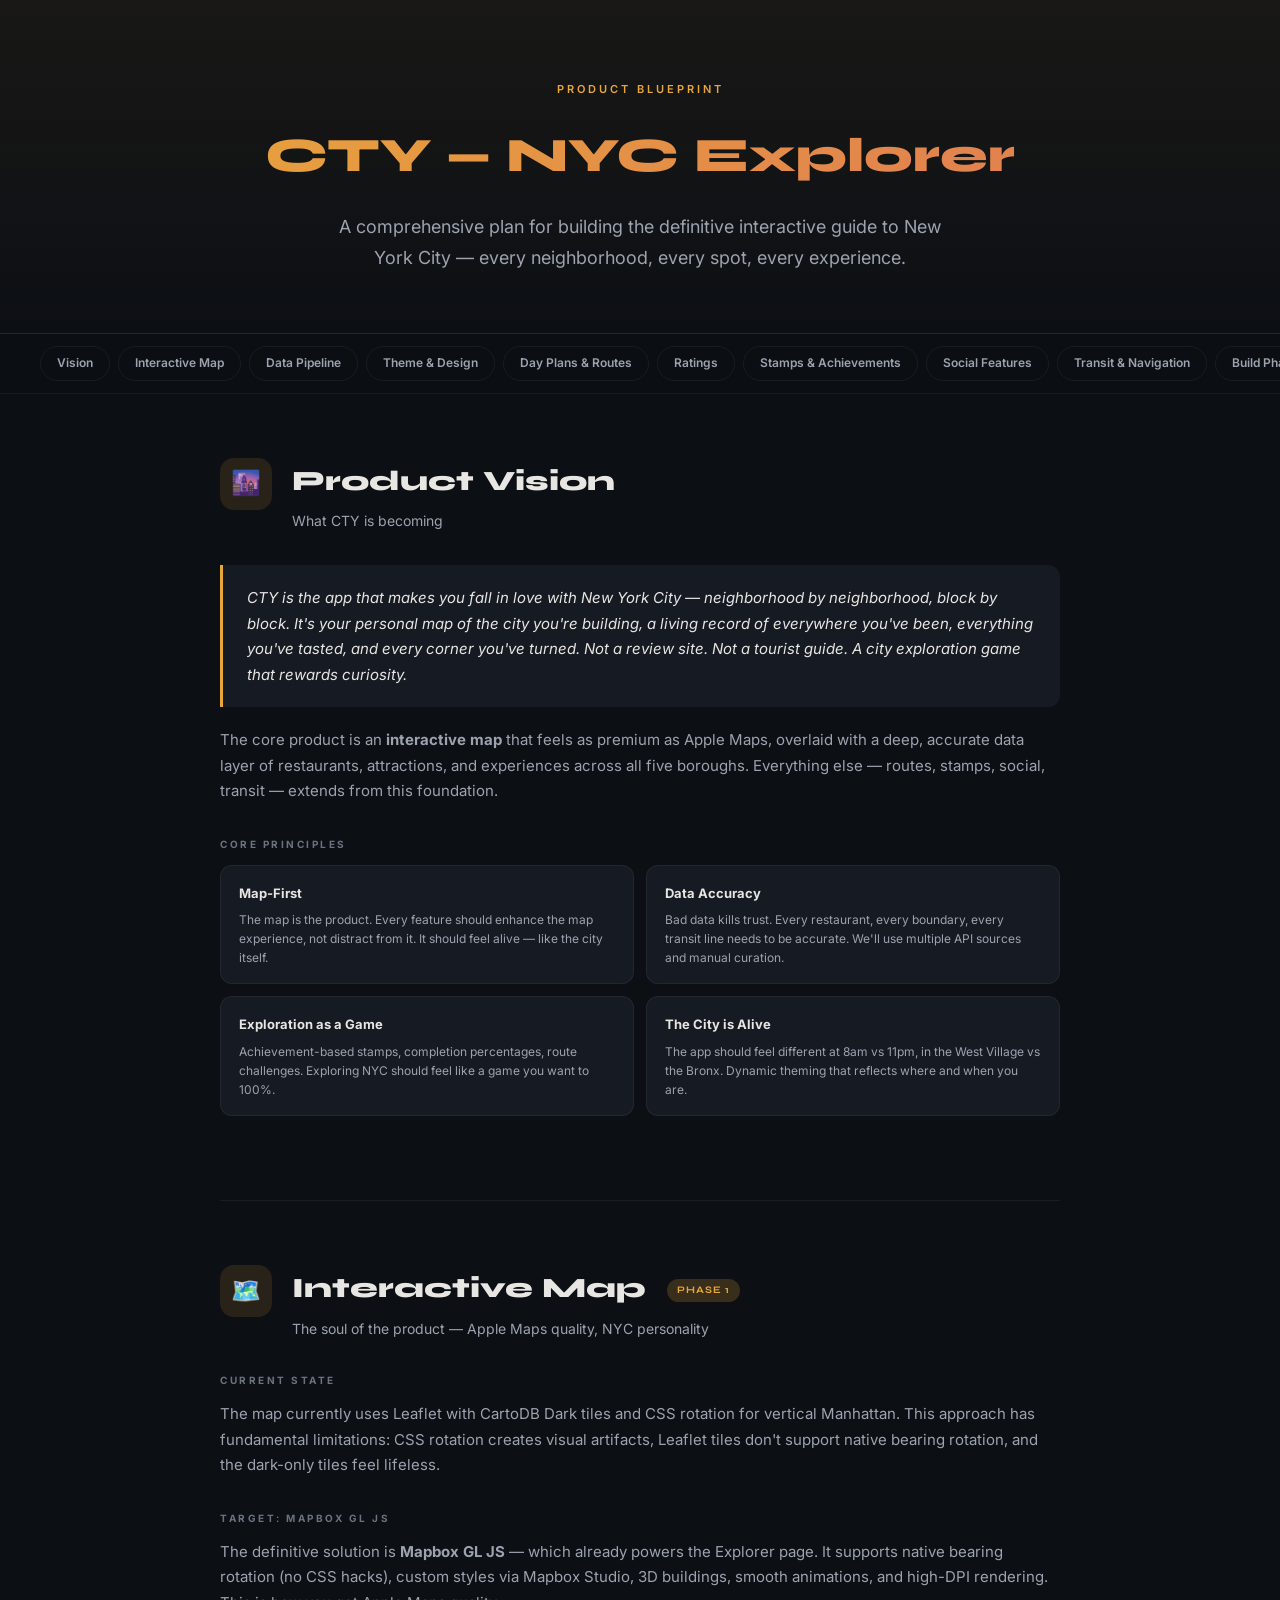
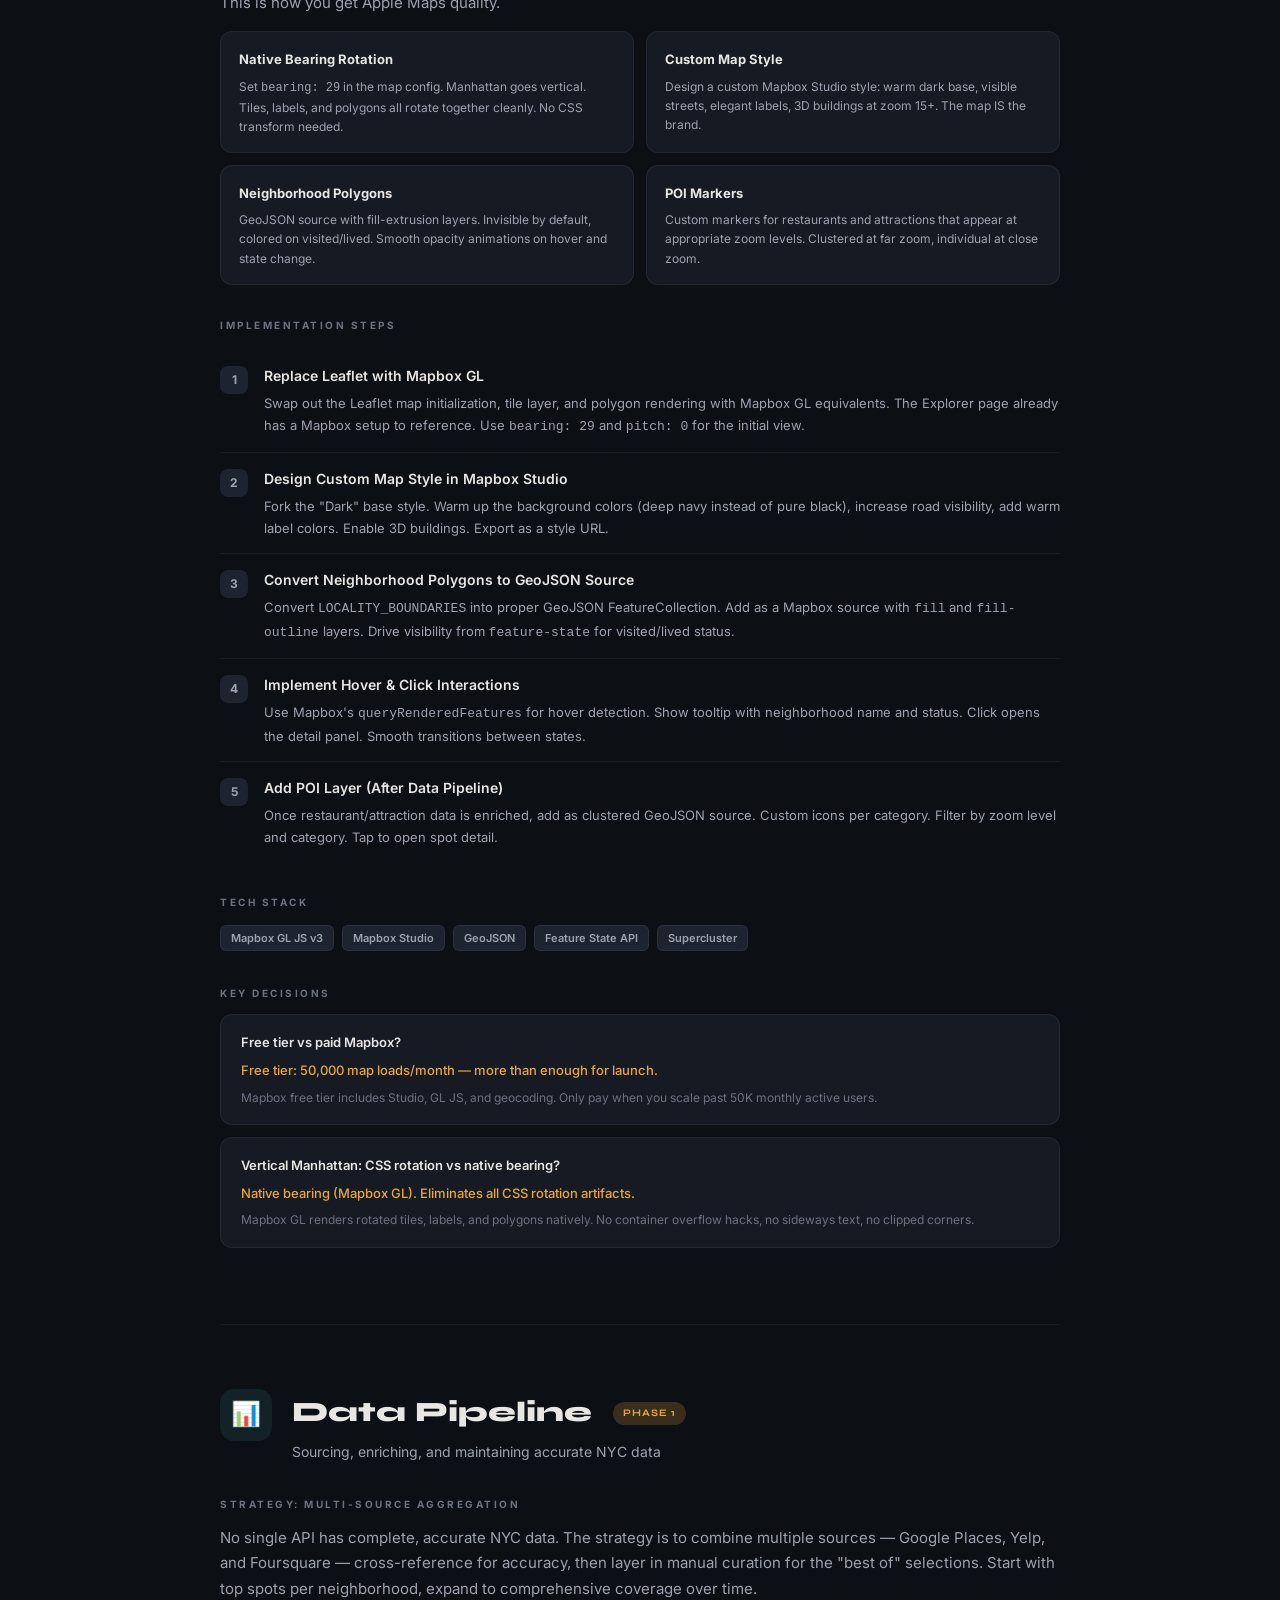
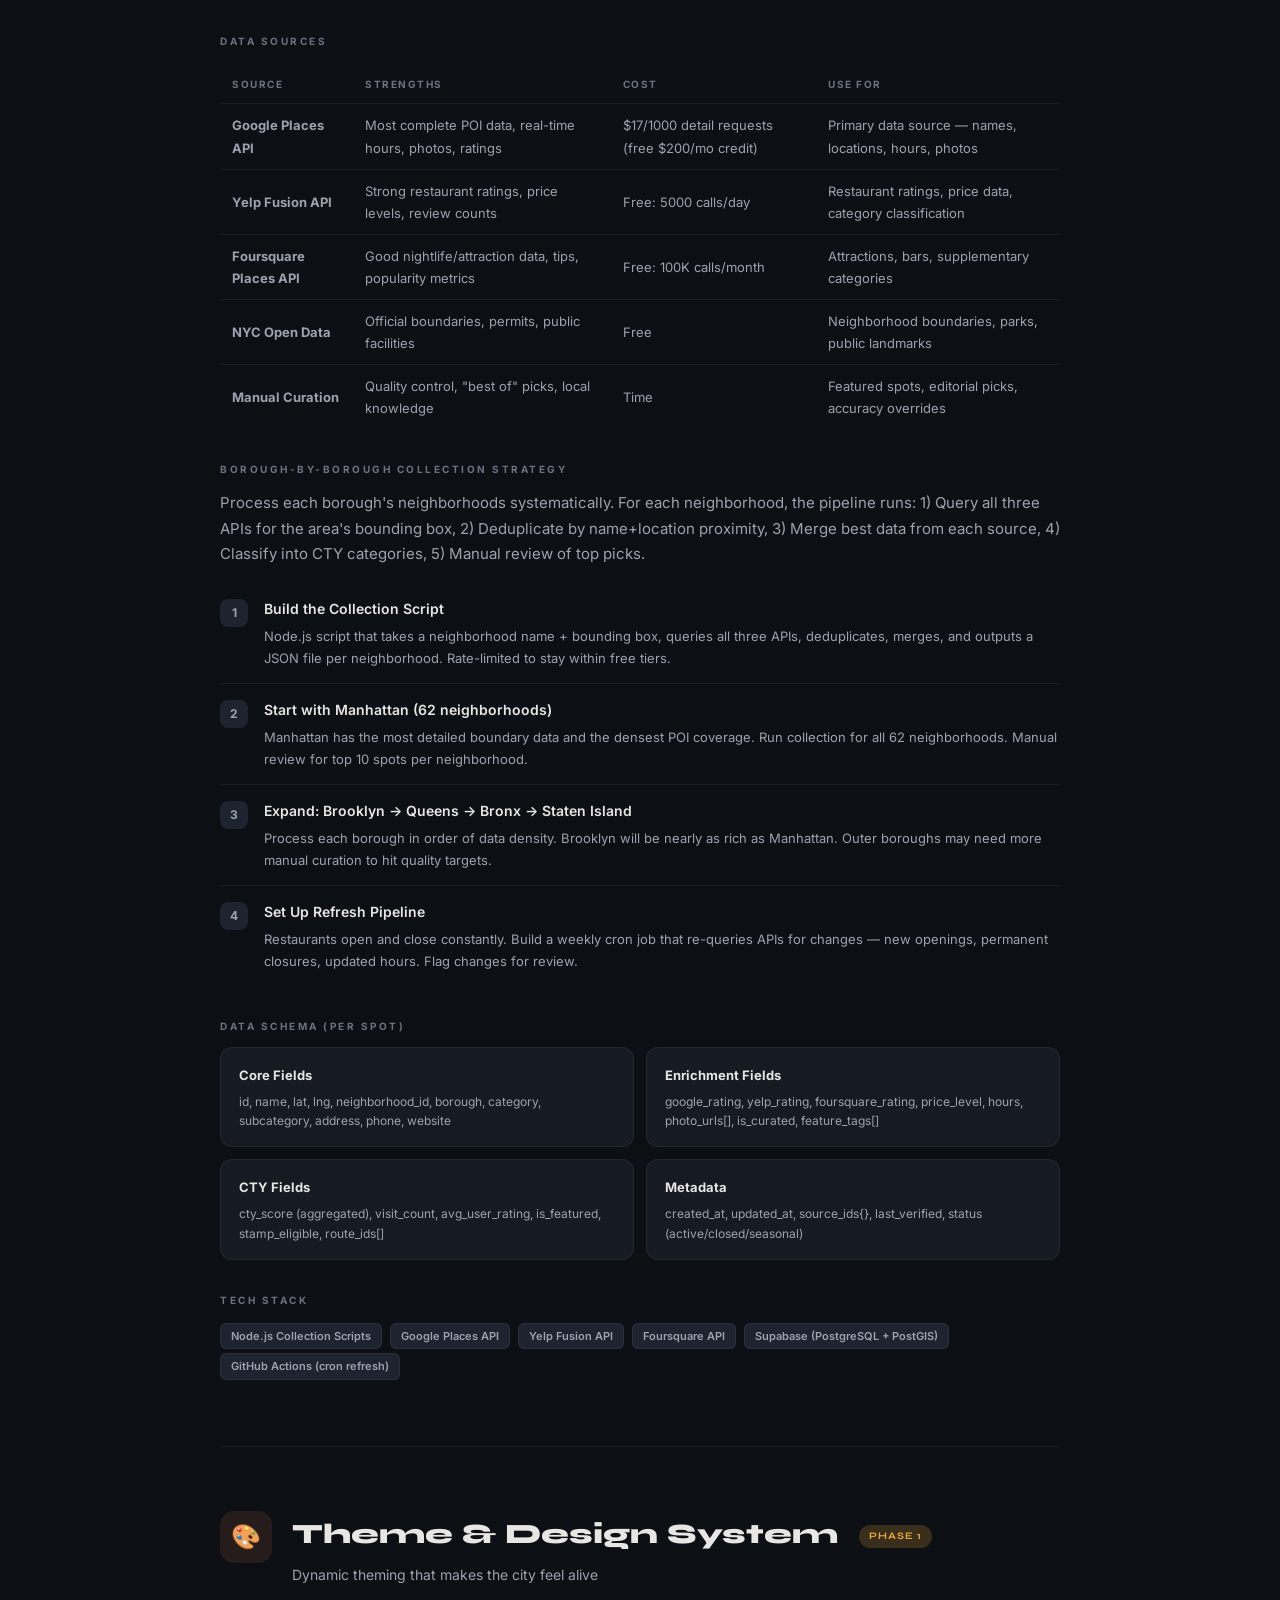
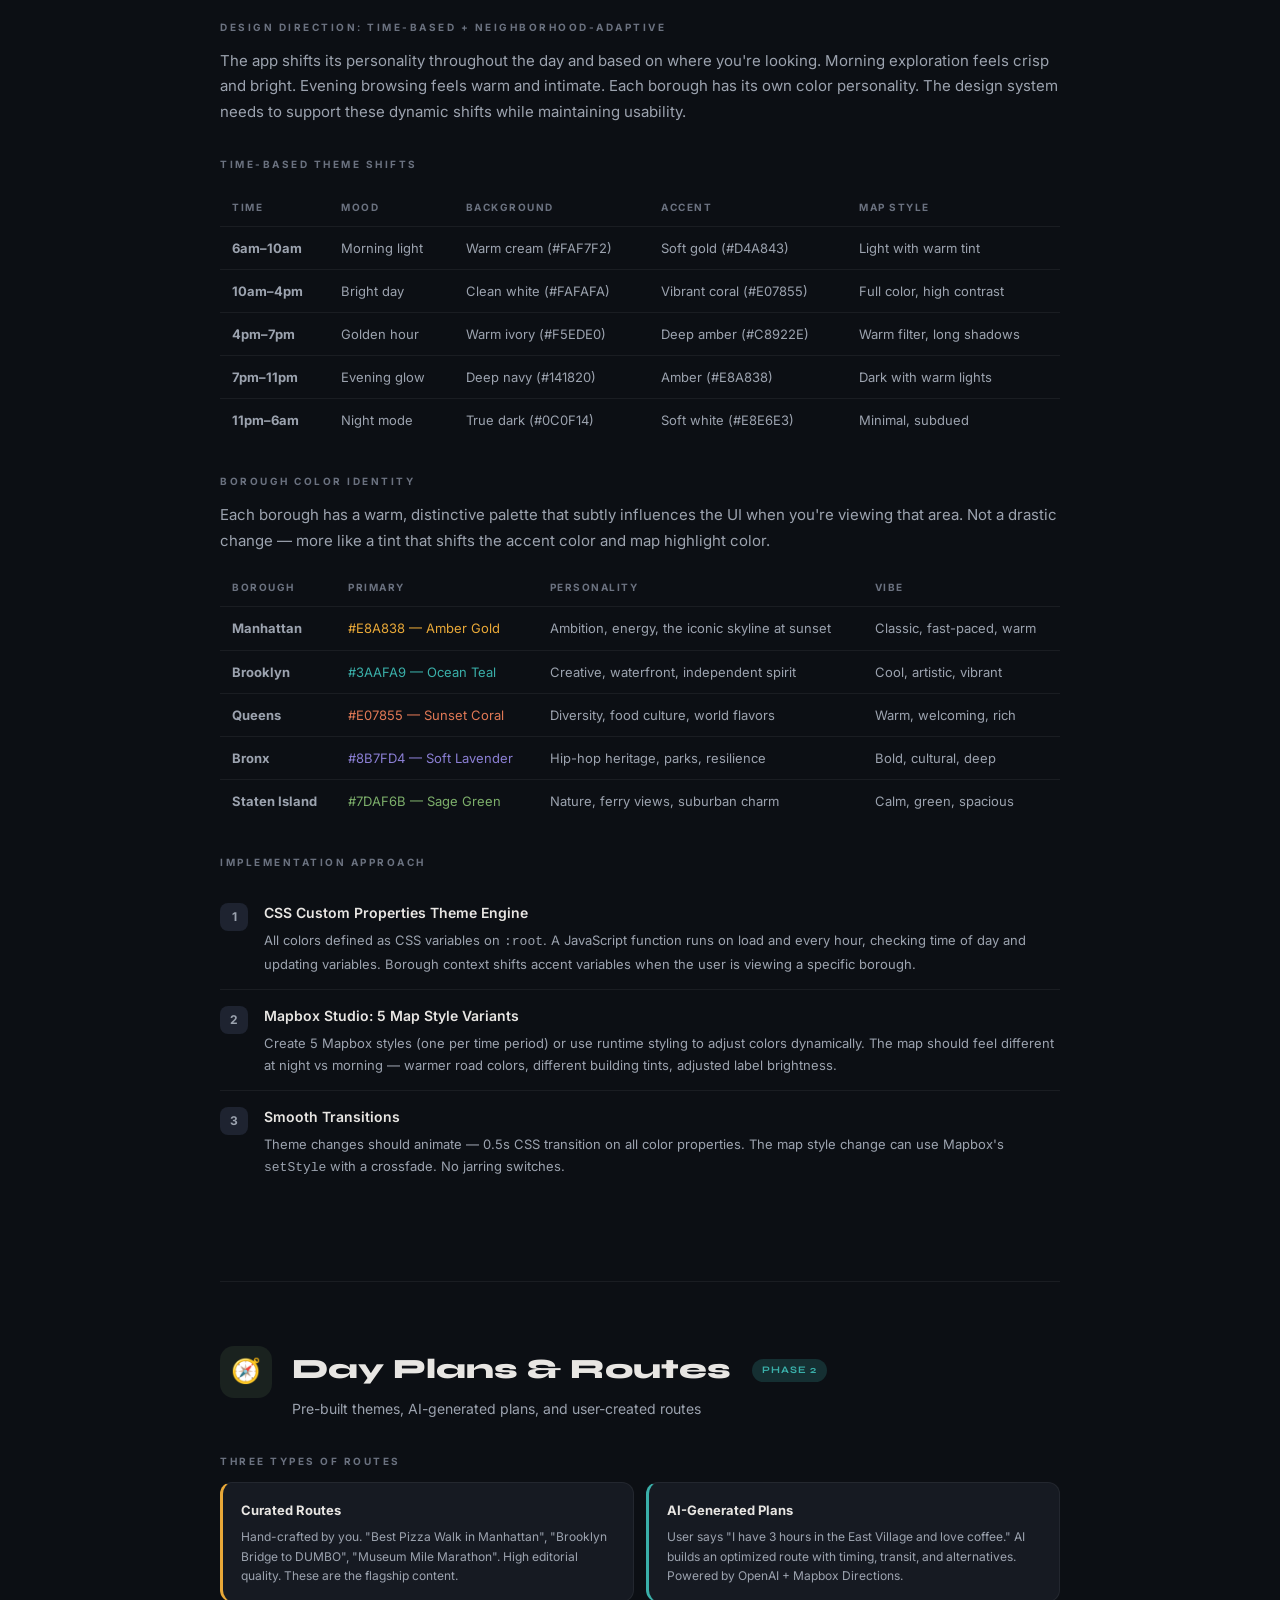
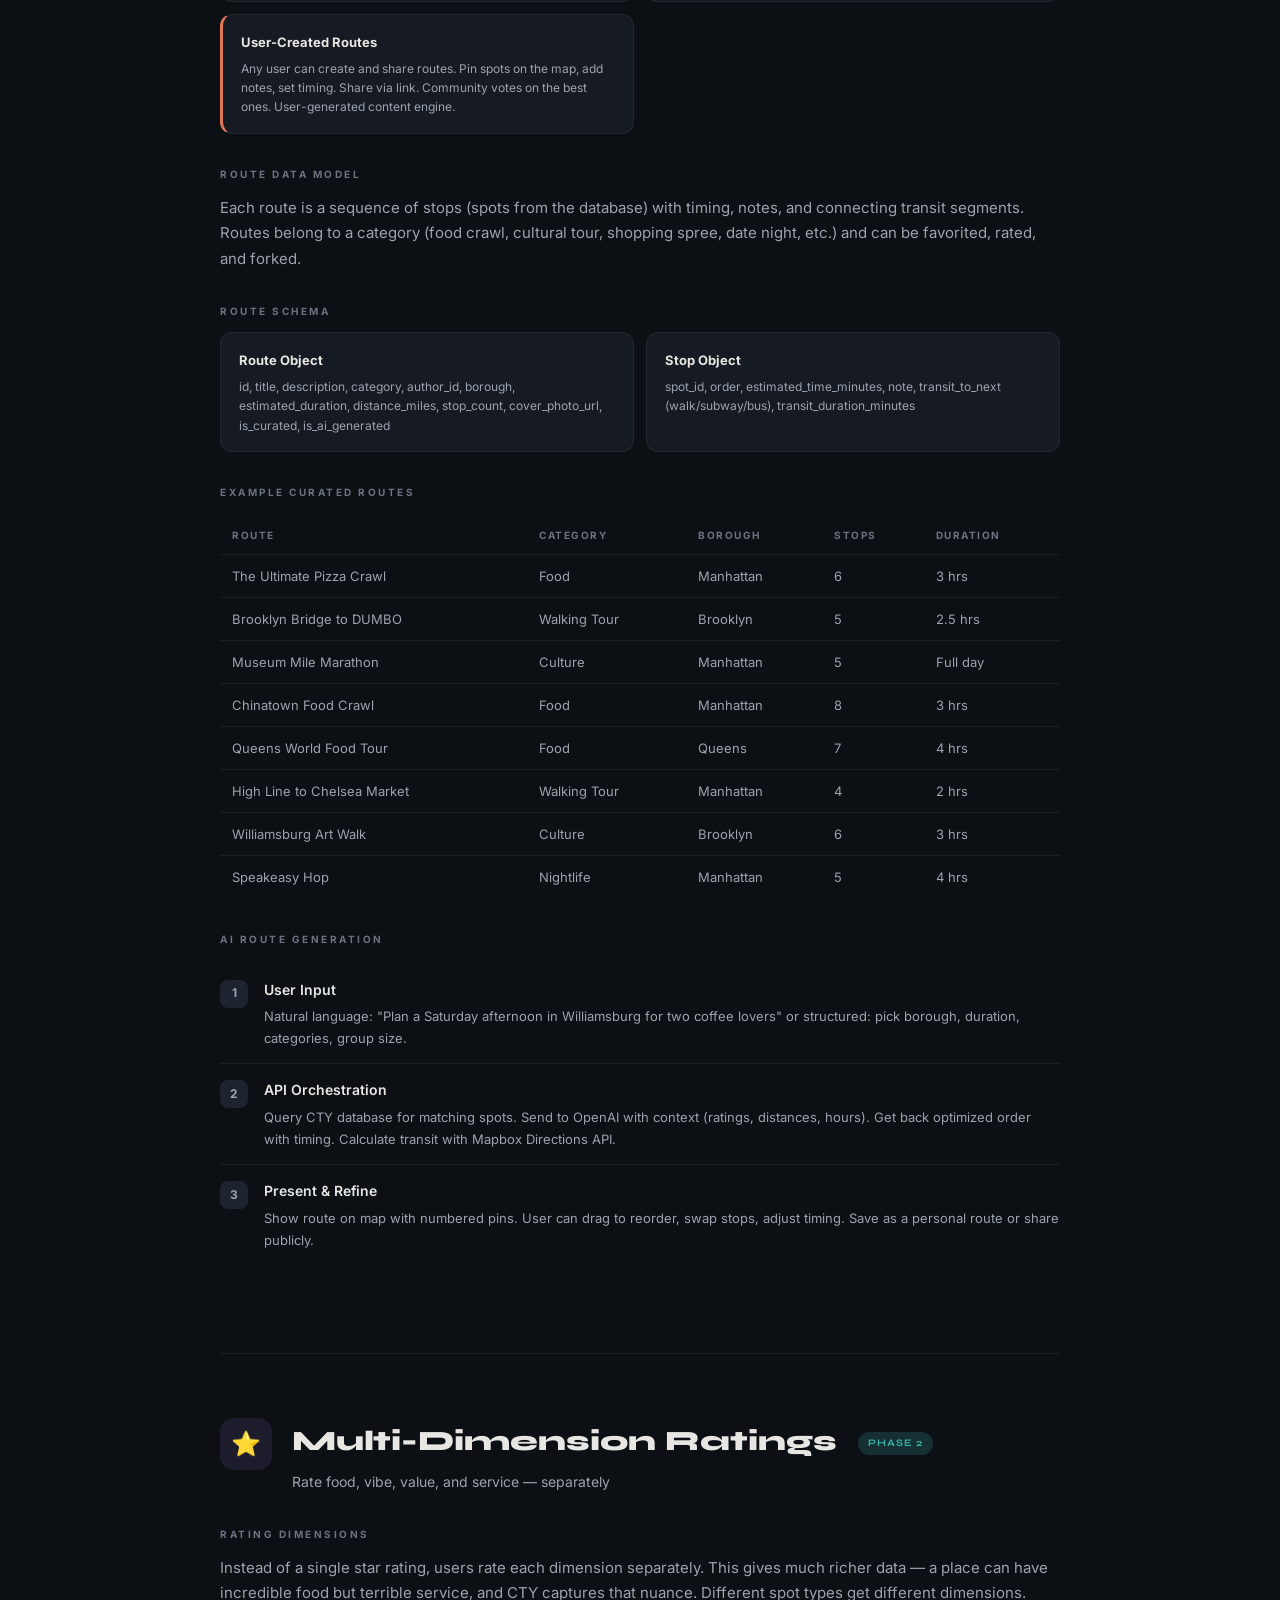
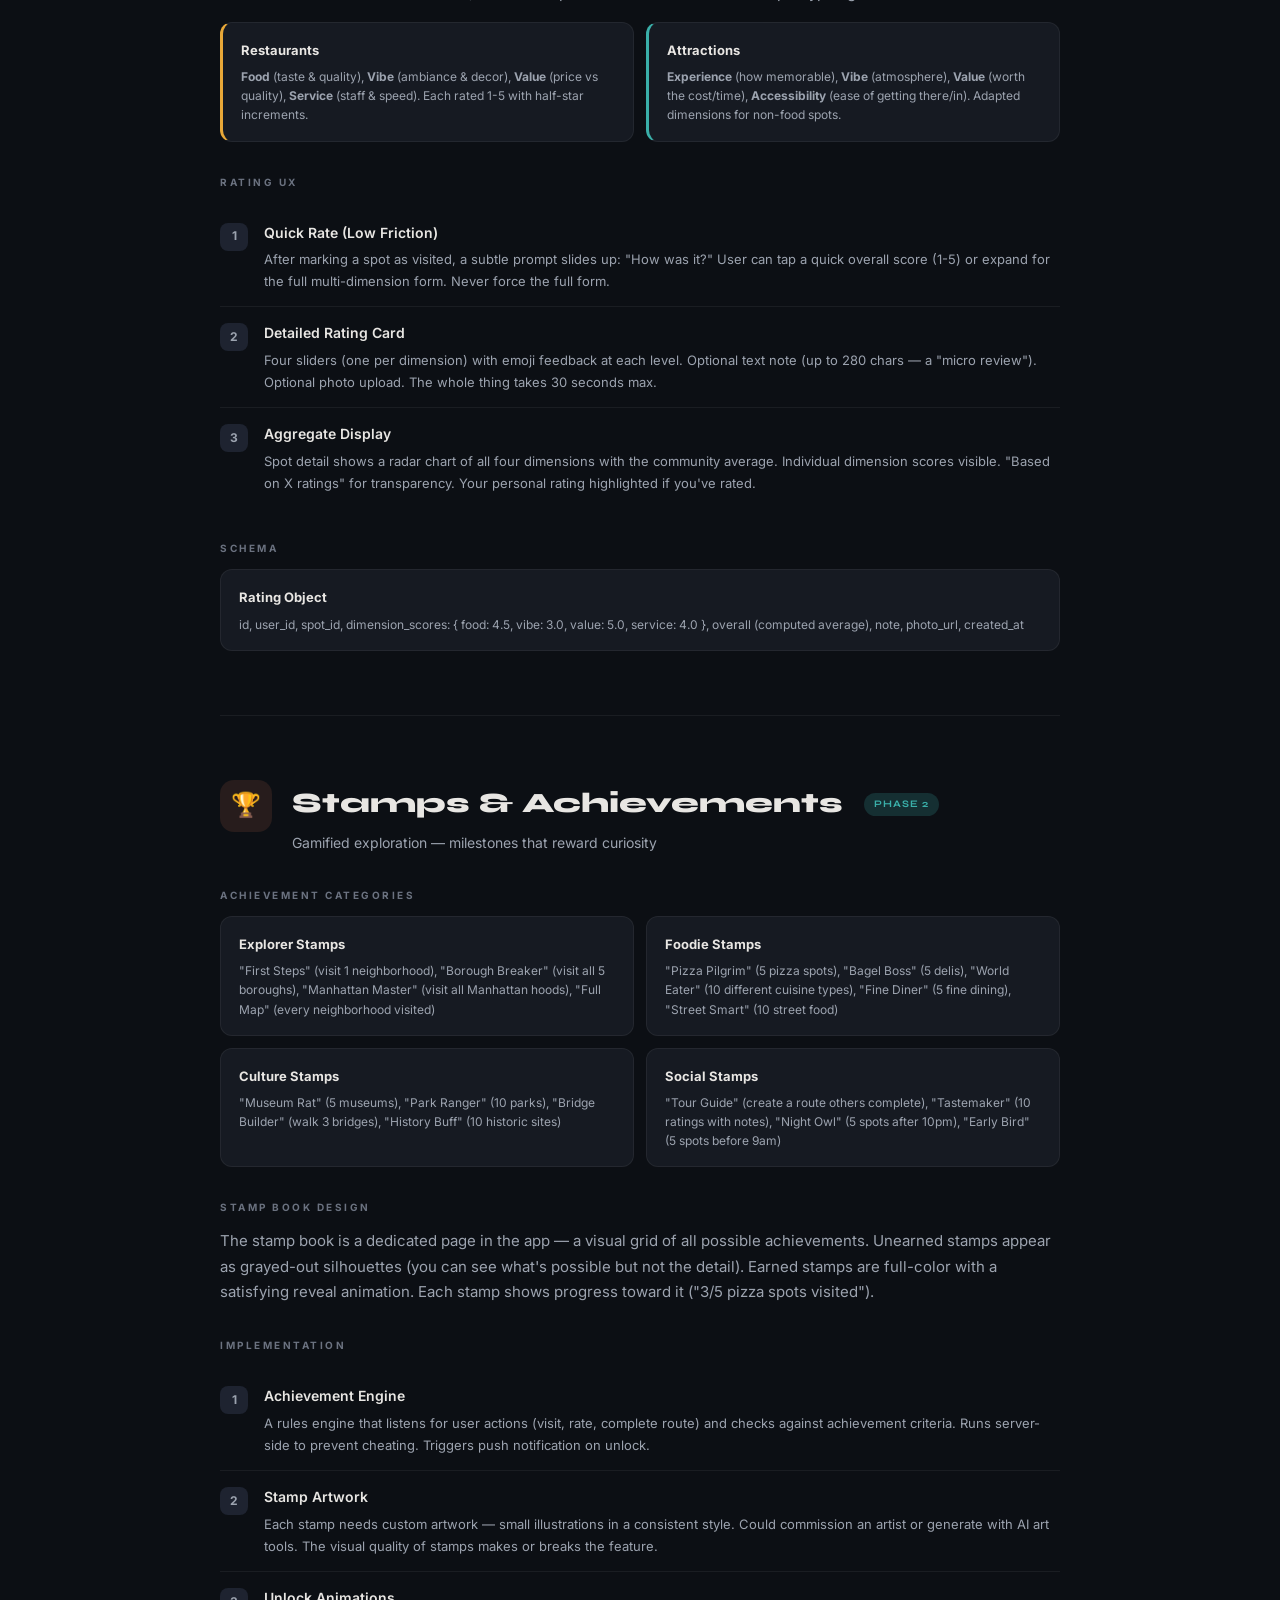
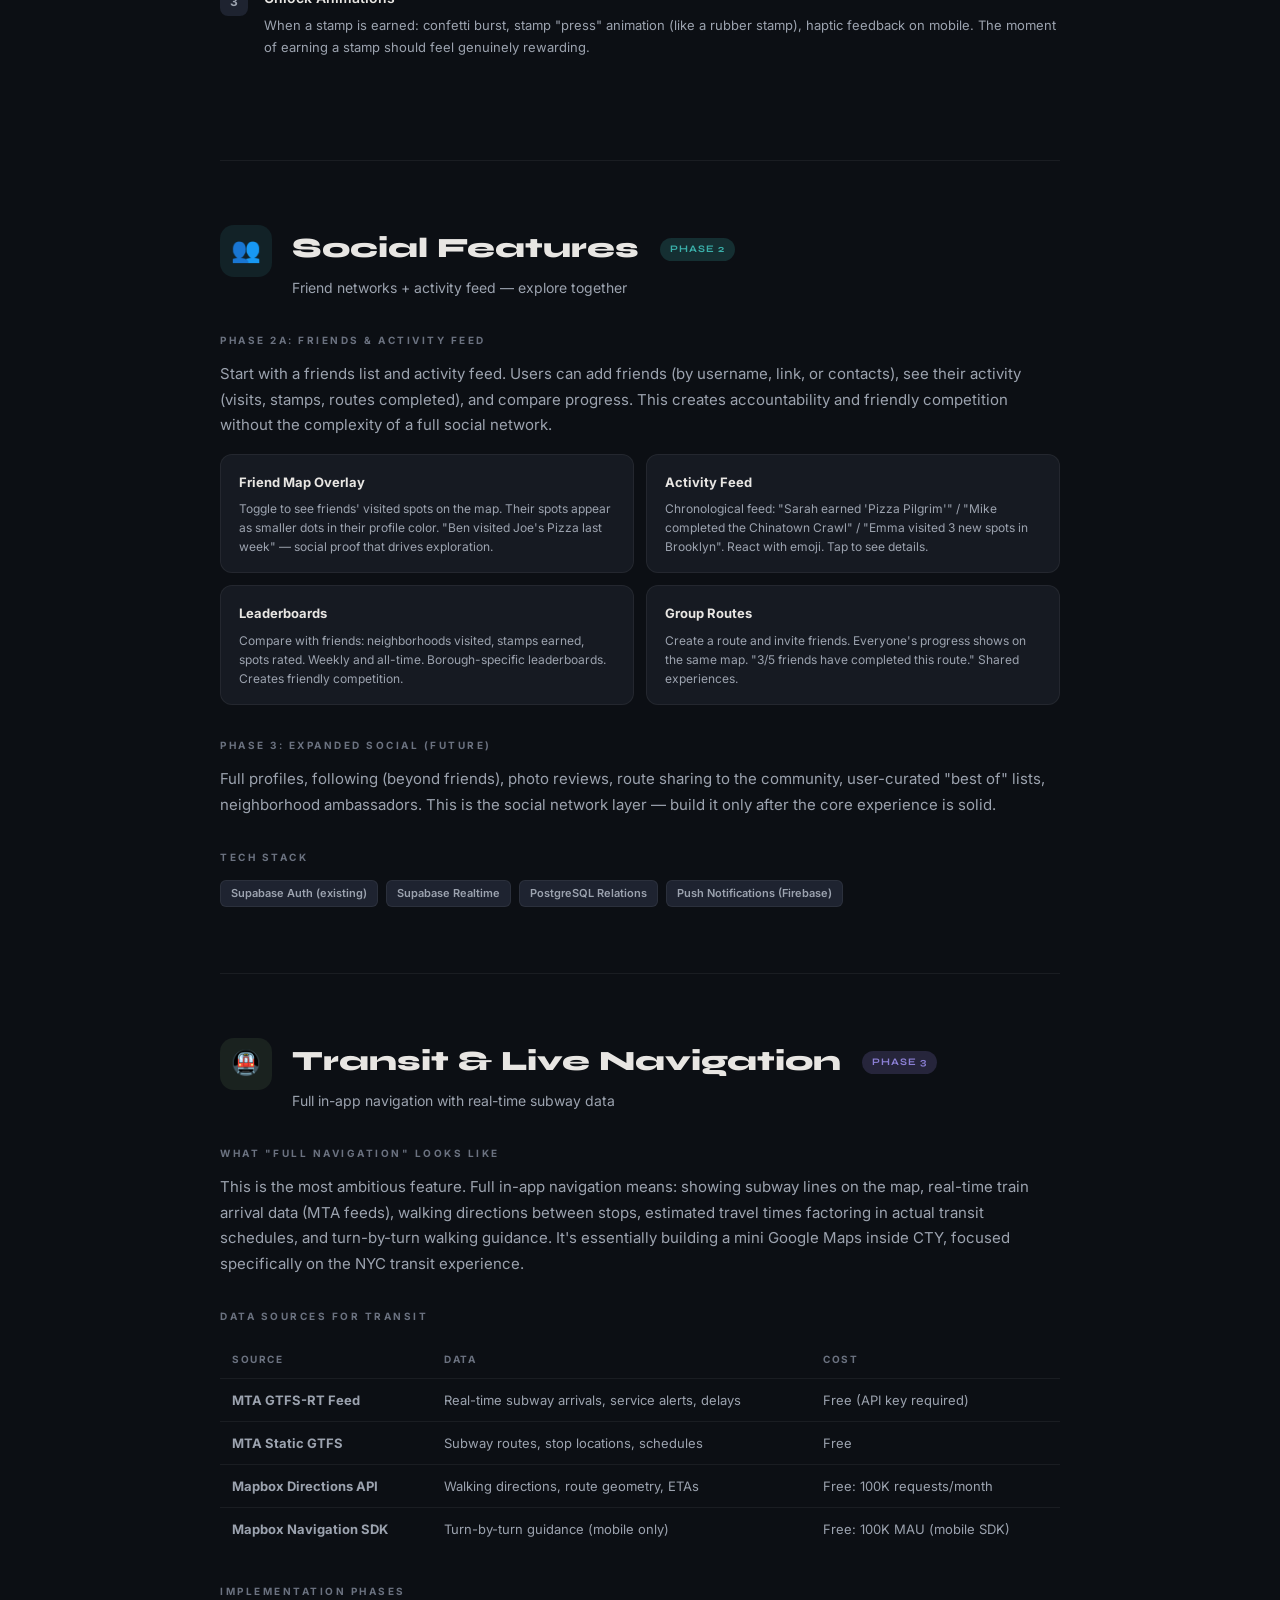
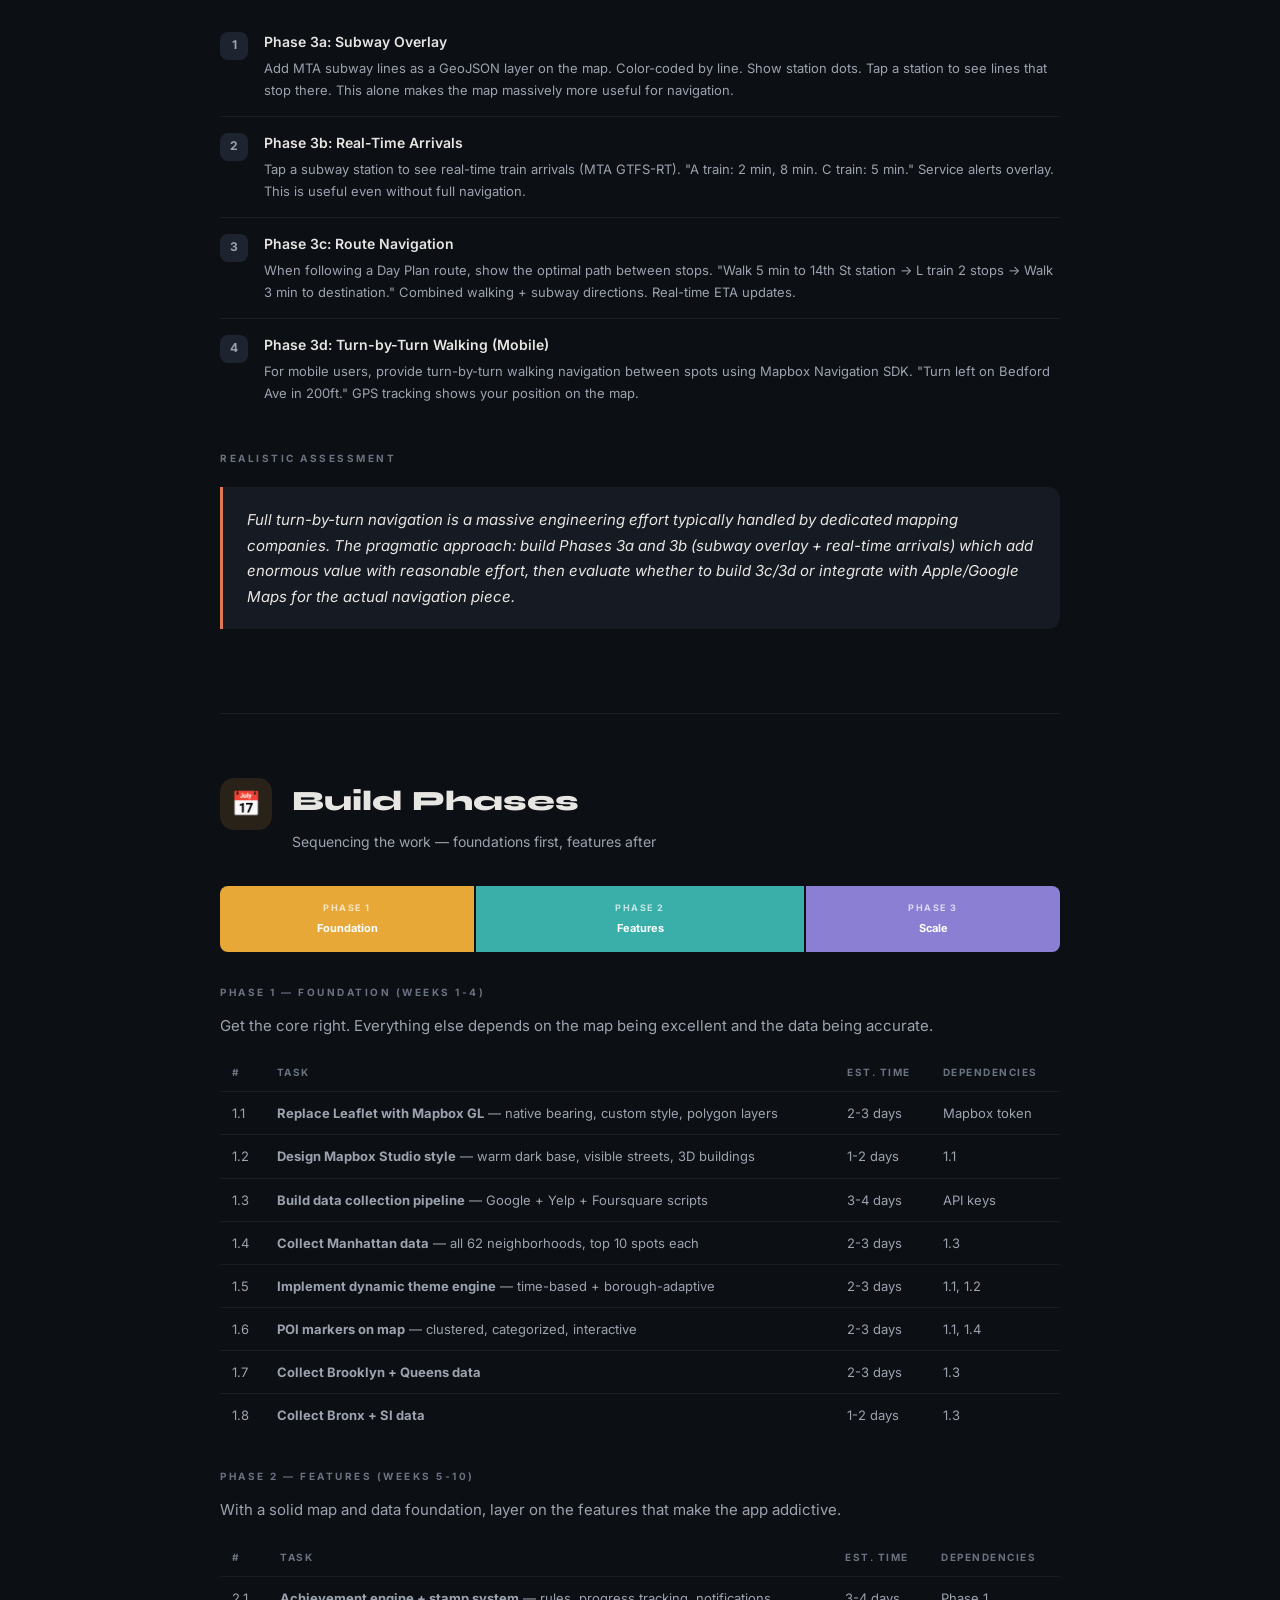
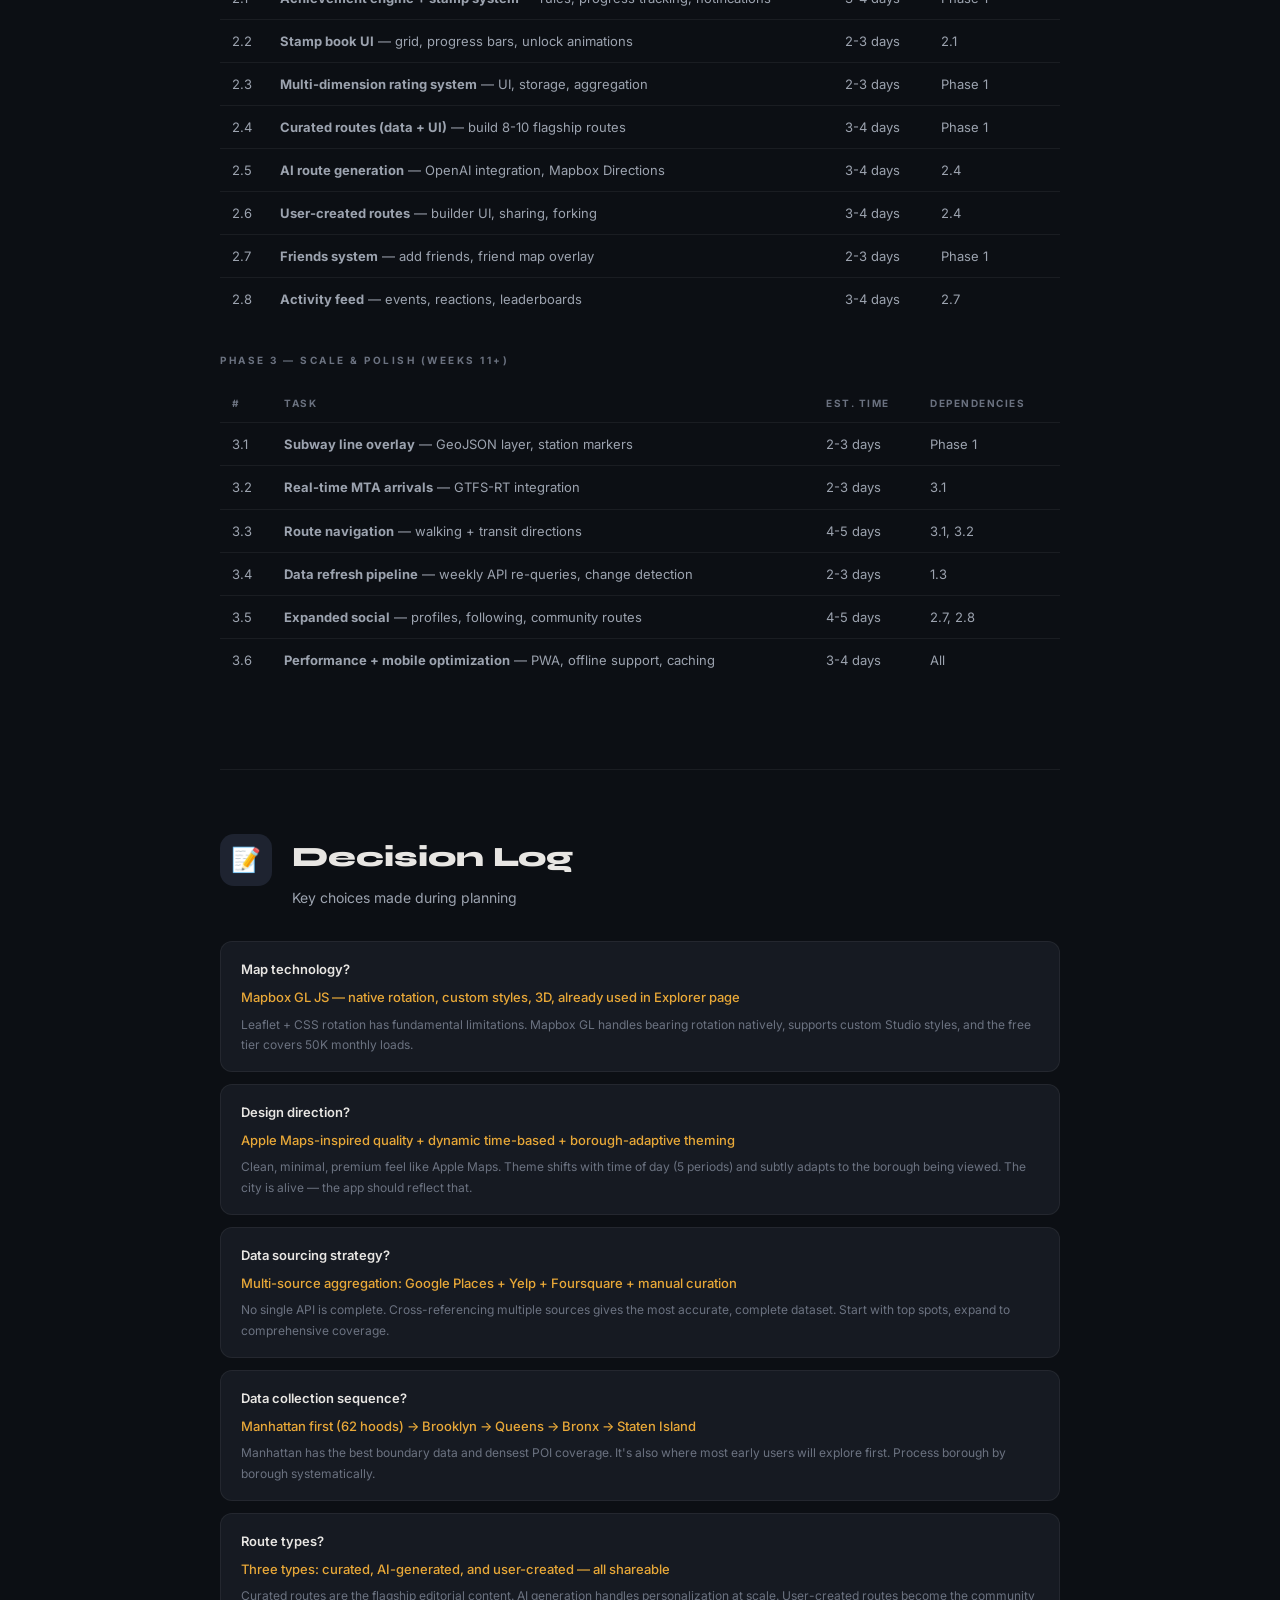
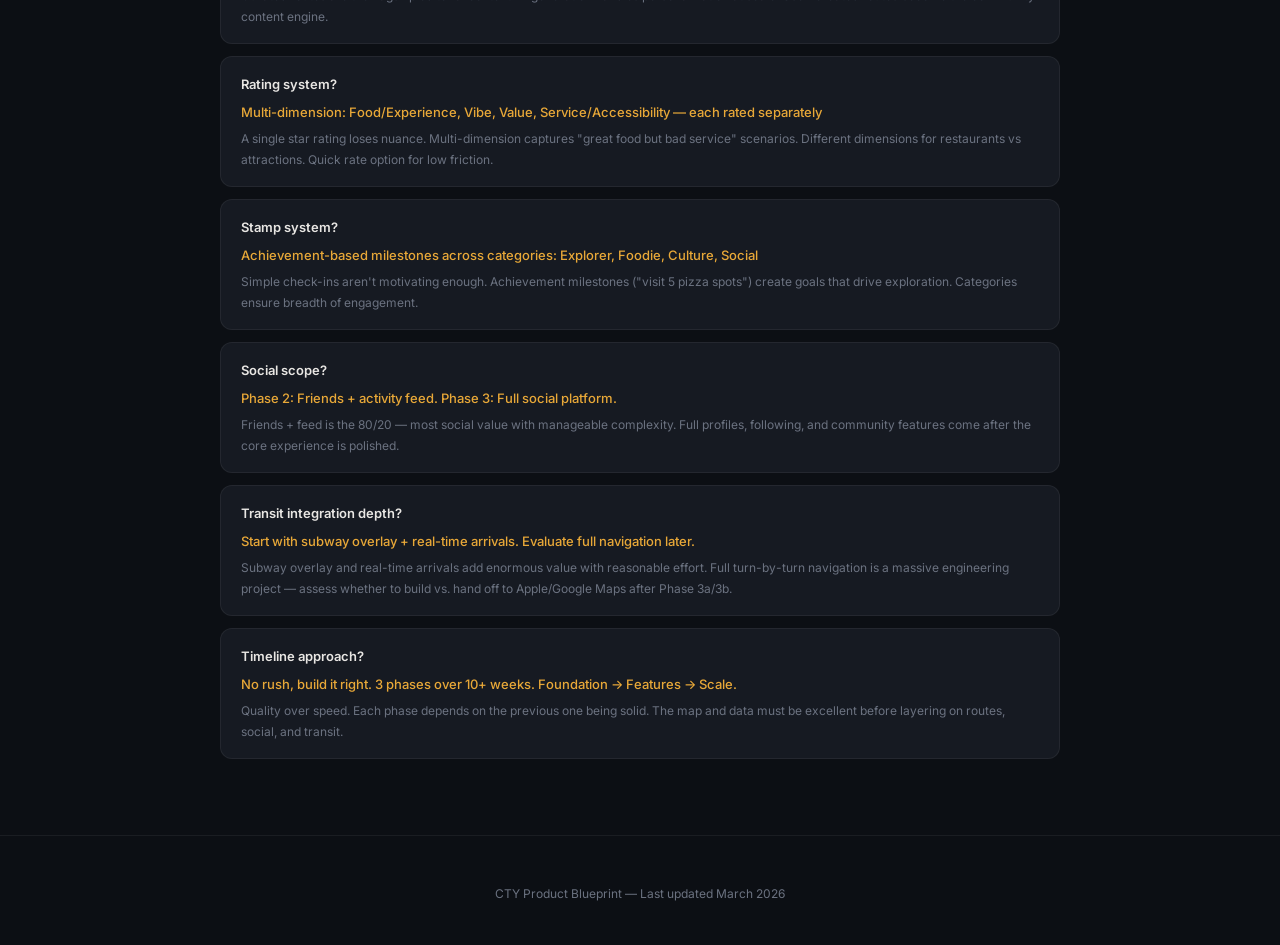
<file: CTY-Workflow.html>
<!DOCTYPE html>
<html lang="en">
<head>
<meta charset="UTF-8">
<meta name="viewport" content="width=device-width, initial-scale=1.0">
<title>CTY — Product Workflow & Feature Blueprint</title>
<style>
  @import url('https://fonts.googleapis.com/css2?family=Inter:wght@300;400;500;600;700;800;900&family=Syne:wght@700;800&display=swap');

  * { margin: 0; padding: 0; box-sizing: border-box; }

  :root {
    --bg: #0c0f14;
    --surface: #161a22;
    --surface-2: #1e2330;
    --surface-3: #262c3a;
    --border: rgba(255,255,255,0.06);
    --text: #e8e6e3;
    --text-2: #9ca3af;
    --text-3: #6b7280;
    --amber: #E8A838;
    --teal: #3AAFA9;
    --coral: #E07855;
    --lavender: #8B7FD4;
    --sage: #7DAF6B;
    --amber-soft: rgba(232,168,56,0.12);
    --teal-soft: rgba(58,175,169,0.12);
    --coral-soft: rgba(224,120,85,0.12);
    --lavender-soft: rgba(139,127,212,0.12);
    --sage-soft: rgba(125,175,107,0.12);
  }

  body {
    background: var(--bg);
    color: var(--text);
    font-family: 'Inter', -apple-system, sans-serif;
    line-height: 1.7;
    -webkit-font-smoothing: antialiased;
  }

  /* ─── HEADER ─── */
  .hero {
    padding: 80px 40px 60px;
    text-align: center;
    background: linear-gradient(180deg, rgba(232,168,56,0.06) 0%, transparent 100%);
    border-bottom: 1px solid var(--border);
  }
  .hero-label {
    font-size: 11px;
    letter-spacing: 3px;
    text-transform: uppercase;
    color: var(--amber);
    font-weight: 600;
    margin-bottom: 16px;
  }
  .hero h1 {
    font-family: 'Syne', sans-serif;
    font-size: 48px;
    font-weight: 800;
    background: linear-gradient(135deg, var(--amber), var(--coral));
    -webkit-background-clip: text;
    -webkit-text-fill-color: transparent;
    margin-bottom: 16px;
  }
  .hero p {
    font-size: 18px;
    color: var(--text-2);
    max-width: 640px;
    margin: 0 auto;
  }

  /* ─── NAV ─── */
  .toc {
    position: sticky;
    top: 0;
    z-index: 100;
    background: rgba(12,15,20,0.92);
    backdrop-filter: blur(16px);
    border-bottom: 1px solid var(--border);
    padding: 12px 40px;
    display: flex;
    gap: 8px;
    overflow-x: auto;
    scrollbar-width: none;
  }
  .toc::-webkit-scrollbar { display: none; }
  .toc a {
    flex-shrink: 0;
    padding: 6px 16px;
    border-radius: 20px;
    font-size: 12px;
    font-weight: 600;
    text-decoration: none;
    color: var(--text-2);
    border: 1px solid var(--border);
    transition: all 0.2s;
    white-space: nowrap;
  }
  .toc a:hover { color: var(--text); border-color: rgba(255,255,255,0.15); background: var(--surface); }

  /* ─── LAYOUT ─── */
  .container { max-width: 920px; margin: 0 auto; padding: 0 40px; }

  /* ─── FEATURE SECTION ─── */
  .feature {
    padding: 64px 0;
    border-bottom: 1px solid var(--border);
  }
  .feature:last-child { border-bottom: none; }

  .feature-header {
    display: flex;
    align-items: flex-start;
    gap: 20px;
    margin-bottom: 32px;
  }
  .feature-icon {
    width: 52px;
    height: 52px;
    border-radius: 14px;
    display: flex;
    align-items: center;
    justify-content: center;
    font-size: 24px;
    flex-shrink: 0;
  }
  .feature-header h2 {
    font-family: 'Syne', sans-serif;
    font-size: 28px;
    font-weight: 800;
    margin-bottom: 4px;
  }
  .feature-header .subtitle {
    font-size: 14px;
    color: var(--text-2);
  }

  /* ─── PRIORITY BADGE ─── */
  .priority {
    display: inline-block;
    padding: 3px 10px;
    border-radius: 12px;
    font-size: 10px;
    font-weight: 700;
    letter-spacing: 1px;
    text-transform: uppercase;
    margin-left: 12px;
    vertical-align: middle;
  }
  .priority.p1 { background: rgba(232,168,56,0.2); color: var(--amber); }
  .priority.p2 { background: rgba(58,175,169,0.2); color: var(--teal); }
  .priority.p3 { background: rgba(139,127,212,0.2); color: var(--lavender); }

  /* ─── CONTENT ─── */
  .section-label {
    font-size: 10px;
    letter-spacing: 2.5px;
    text-transform: uppercase;
    color: var(--text-3);
    font-weight: 700;
    margin-bottom: 12px;
    margin-top: 32px;
  }
  .section-label:first-of-type { margin-top: 0; }

  p.body { font-size: 15px; color: var(--text-2); margin-bottom: 16px; }

  /* ─── CARD GRID ─── */
  .card-grid {
    display: grid;
    grid-template-columns: 1fr 1fr;
    gap: 12px;
    margin-bottom: 20px;
  }
  .card {
    background: var(--surface);
    border: 1px solid var(--border);
    border-radius: 12px;
    padding: 16px 18px;
  }
  .card h4 {
    font-size: 13px;
    font-weight: 700;
    margin-bottom: 6px;
    color: var(--text);
  }
  .card p {
    font-size: 12px;
    color: var(--text-2);
    line-height: 1.6;
  }

  /* ─── STEPS ─── */
  .steps { margin: 16px 0 24px; }
  .step {
    display: flex;
    gap: 16px;
    padding: 14px 0;
    border-bottom: 1px solid var(--border);
  }
  .step:last-child { border-bottom: none; }
  .step-num {
    width: 28px;
    height: 28px;
    border-radius: 8px;
    background: var(--surface-2);
    display: flex;
    align-items: center;
    justify-content: center;
    font-size: 12px;
    font-weight: 700;
    color: var(--text-2);
    flex-shrink: 0;
    margin-top: 2px;
  }
  .step-content h4 { font-size: 14px; font-weight: 600; margin-bottom: 4px; }
  .step-content p { font-size: 13px; color: var(--text-2); }

  /* ─── TECH STACK ─── */
  .tech-tag {
    display: inline-block;
    padding: 3px 10px;
    border-radius: 6px;
    font-size: 11px;
    font-weight: 600;
    background: var(--surface-2);
    color: var(--text-2);
    margin: 2px 4px 2px 0;
    border: 1px solid var(--border);
  }

  /* ─── TABLE ─── */
  .data-table {
    width: 100%;
    border-collapse: collapse;
    margin: 16px 0 24px;
    font-size: 13px;
  }
  .data-table th {
    text-align: left;
    font-weight: 700;
    font-size: 10px;
    letter-spacing: 1.5px;
    text-transform: uppercase;
    color: var(--text-3);
    padding: 10px 12px;
    border-bottom: 1px solid var(--border);
  }
  .data-table td {
    padding: 10px 12px;
    border-bottom: 1px solid var(--border);
    color: var(--text-2);
  }
  .data-table tr:last-child td { border-bottom: none; }

  /* ─── PHASE TIMELINE ─── */
  .phase-bar {
    display: flex;
    gap: 2px;
    margin: 24px 0 32px;
    border-radius: 8px;
    overflow: hidden;
  }
  .phase-segment {
    padding: 14px 16px;
    font-size: 11px;
    font-weight: 700;
    text-align: center;
    color: #fff;
  }
  .phase-segment .phase-label { font-size: 9px; letter-spacing: 1.5px; text-transform: uppercase; opacity: 0.7; margin-bottom: 4px; }

  /* ─── QUOTE BOX ─── */
  .vision-box {
    background: var(--surface);
    border-left: 3px solid var(--amber);
    border-radius: 0 12px 12px 0;
    padding: 20px 24px;
    margin: 20px 0;
  }
  .vision-box p {
    font-size: 15px;
    color: var(--text);
    font-style: italic;
    line-height: 1.7;
  }
  .vision-box .attr {
    font-size: 11px;
    color: var(--text-3);
    font-style: normal;
    margin-top: 8px;
  }

  /* ─── DECISION LOG ─── */
  .decision {
    background: var(--surface);
    border: 1px solid var(--border);
    border-radius: 12px;
    padding: 16px 20px;
    margin: 12px 0;
  }
  .decision .q { font-size: 13px; font-weight: 600; color: var(--text); margin-bottom: 6px; }
  .decision .a { font-size: 13px; color: var(--amber); font-weight: 500; }
  .decision .rationale { font-size: 12px; color: var(--text-3); margin-top: 6px; }

  /* ─── RESPONSIVE ─── */
  @media (max-width: 640px) {
    .hero { padding: 48px 20px 40px; }
    .hero h1 { font-size: 32px; }
    .container { padding: 0 20px; }
    .card-grid { grid-template-columns: 1fr; }
    .feature-header h2 { font-size: 22px; }
  }
</style>
</head>
<body>

<!-- ═══════════════════════════════════════════════ -->
<!-- HERO -->
<!-- ═══════════════════════════════════════════════ -->
<div class="hero">
  <div class="hero-label">Product Blueprint</div>
  <h1>CTY — NYC Explorer</h1>
  <p>A comprehensive plan for building the definitive interactive guide to New York City — every neighborhood, every spot, every experience.</p>
</div>

<!-- ═══════════════════════════════════════════════ -->
<!-- TABLE OF CONTENTS -->
<!-- ═══════════════════════════════════════════════ -->
<nav class="toc">
  <a href="#vision">Vision</a>
  <a href="#map">Interactive Map</a>
  <a href="#data">Data Pipeline</a>
  <a href="#theme">Theme & Design</a>
  <a href="#routes">Day Plans & Routes</a>
  <a href="#ratings">Ratings</a>
  <a href="#stamps">Stamps & Achievements</a>
  <a href="#social">Social Features</a>
  <a href="#transit">Transit & Navigation</a>
  <a href="#phases">Build Phases</a>
  <a href="#decisions">Decision Log</a>
</nav>

<div class="container">

<!-- ═══════════════════════════════════════════════ -->
<!-- 0. VISION -->
<!-- ═══════════════════════════════════════════════ -->
<section class="feature" id="vision">
  <div class="feature-header">
    <div class="feature-icon" style="background:var(--amber-soft)">
      <span>🌆</span>
    </div>
    <div>
      <h2>Product Vision</h2>
      <div class="subtitle">What CTY is becoming</div>
    </div>
  </div>

  <div class="vision-box">
    <p>CTY is the app that makes you fall in love with New York City — neighborhood by neighborhood, block by block. It's your personal map of the city you're building, a living record of everywhere you've been, everything you've tasted, and every corner you've turned. Not a review site. Not a tourist guide. A city exploration game that rewards curiosity.</p>
  </div>

  <p class="body">The core product is an <strong>interactive map</strong> that feels as premium as Apple Maps, overlaid with a deep, accurate data layer of restaurants, attractions, and experiences across all five boroughs. Everything else — routes, stamps, social, transit — extends from this foundation.</p>

  <div class="section-label">Core Principles</div>
  <div class="card-grid">
    <div class="card">
      <h4>Map-First</h4>
      <p>The map is the product. Every feature should enhance the map experience, not distract from it. It should feel alive — like the city itself.</p>
    </div>
    <div class="card">
      <h4>Data Accuracy</h4>
      <p>Bad data kills trust. Every restaurant, every boundary, every transit line needs to be accurate. We'll use multiple API sources and manual curation.</p>
    </div>
    <div class="card">
      <h4>Exploration as a Game</h4>
      <p>Achievement-based stamps, completion percentages, route challenges. Exploring NYC should feel like a game you want to 100%.</p>
    </div>
    <div class="card">
      <h4>The City is Alive</h4>
      <p>The app should feel different at 8am vs 11pm, in the West Village vs the Bronx. Dynamic theming that reflects where and when you are.</p>
    </div>
  </div>
</section>

<!-- ═══════════════════════════════════════════════ -->
<!-- 1. INTERACTIVE MAP -->
<!-- ═══════════════════════════════════════════════ -->
<section class="feature" id="map">
  <div class="feature-header">
    <div class="feature-icon" style="background:var(--amber-soft)">
      <span>🗺️</span>
    </div>
    <div>
      <h2>Interactive Map <span class="priority p1">Phase 1</span></h2>
      <div class="subtitle">The soul of the product — Apple Maps quality, NYC personality</div>
    </div>
  </div>

  <div class="section-label">Current State</div>
  <p class="body">The map currently uses Leaflet with CartoDB Dark tiles and CSS rotation for vertical Manhattan. This approach has fundamental limitations: CSS rotation creates visual artifacts, Leaflet tiles don't support native bearing rotation, and the dark-only tiles feel lifeless.</p>

  <div class="section-label">Target: Mapbox GL JS</div>
  <p class="body">The definitive solution is <strong>Mapbox GL JS</strong> — which already powers the Explorer page. It supports native bearing rotation (no CSS hacks), custom styles via Mapbox Studio, 3D buildings, smooth animations, and high-DPI rendering. This is how you get Apple Maps quality.</p>

  <div class="card-grid">
    <div class="card">
      <h4>Native Bearing Rotation</h4>
      <p>Set <code>bearing: 29</code> in the map config. Manhattan goes vertical. Tiles, labels, and polygons all rotate together cleanly. No CSS transform needed.</p>
    </div>
    <div class="card">
      <h4>Custom Map Style</h4>
      <p>Design a custom Mapbox Studio style: warm dark base, visible streets, elegant labels, 3D buildings at zoom 15+. The map IS the brand.</p>
    </div>
    <div class="card">
      <h4>Neighborhood Polygons</h4>
      <p>GeoJSON source with fill-extrusion layers. Invisible by default, colored on visited/lived. Smooth opacity animations on hover and state change.</p>
    </div>
    <div class="card">
      <h4>POI Markers</h4>
      <p>Custom markers for restaurants and attractions that appear at appropriate zoom levels. Clustered at far zoom, individual at close zoom.</p>
    </div>
  </div>

  <div class="section-label">Implementation Steps</div>
  <div class="steps">
    <div class="step">
      <div class="step-num">1</div>
      <div class="step-content">
        <h4>Replace Leaflet with Mapbox GL</h4>
        <p>Swap out the Leaflet map initialization, tile layer, and polygon rendering with Mapbox GL equivalents. The Explorer page already has a Mapbox setup to reference. Use <code>bearing: 29</code> and <code>pitch: 0</code> for the initial view.</p>
      </div>
    </div>
    <div class="step">
      <div class="step-num">2</div>
      <div class="step-content">
        <h4>Design Custom Map Style in Mapbox Studio</h4>
        <p>Fork the "Dark" base style. Warm up the background colors (deep navy instead of pure black), increase road visibility, add warm label colors. Enable 3D buildings. Export as a style URL.</p>
      </div>
    </div>
    <div class="step">
      <div class="step-num">3</div>
      <div class="step-content">
        <h4>Convert Neighborhood Polygons to GeoJSON Source</h4>
        <p>Convert <code>LOCALITY_BOUNDARIES</code> into proper GeoJSON FeatureCollection. Add as a Mapbox source with <code>fill</code> and <code>fill-outline</code> layers. Drive visibility from <code>feature-state</code> for visited/lived status.</p>
      </div>
    </div>
    <div class="step">
      <div class="step-num">4</div>
      <div class="step-content">
        <h4>Implement Hover & Click Interactions</h4>
        <p>Use Mapbox's <code>queryRenderedFeatures</code> for hover detection. Show tooltip with neighborhood name and status. Click opens the detail panel. Smooth transitions between states.</p>
      </div>
    </div>
    <div class="step">
      <div class="step-num">5</div>
      <div class="step-content">
        <h4>Add POI Layer (After Data Pipeline)</h4>
        <p>Once restaurant/attraction data is enriched, add as clustered GeoJSON source. Custom icons per category. Filter by zoom level and category. Tap to open spot detail.</p>
      </div>
    </div>
  </div>

  <div class="section-label">Tech Stack</div>
  <div>
    <span class="tech-tag">Mapbox GL JS v3</span>
    <span class="tech-tag">Mapbox Studio</span>
    <span class="tech-tag">GeoJSON</span>
    <span class="tech-tag">Feature State API</span>
    <span class="tech-tag">Supercluster</span>
  </div>

  <div class="section-label">Key Decisions</div>
  <div class="decision">
    <div class="q">Free tier vs paid Mapbox?</div>
    <div class="a">Free tier: 50,000 map loads/month — more than enough for launch.</div>
    <div class="rationale">Mapbox free tier includes Studio, GL JS, and geocoding. Only pay when you scale past 50K monthly active users.</div>
  </div>
  <div class="decision">
    <div class="q">Vertical Manhattan: CSS rotation vs native bearing?</div>
    <div class="a">Native bearing (Mapbox GL). Eliminates all CSS rotation artifacts.</div>
    <div class="rationale">Mapbox GL renders rotated tiles, labels, and polygons natively. No container overflow hacks, no sideways text, no clipped corners.</div>
  </div>
</section>

<!-- ═══════════════════════════════════════════════ -->
<!-- 2. DATA PIPELINE -->
<!-- ═══════════════════════════════════════════════ -->
<section class="feature" id="data">
  <div class="feature-header">
    <div class="feature-icon" style="background:var(--teal-soft)">
      <span>📊</span>
    </div>
    <div>
      <h2>Data Pipeline <span class="priority p1">Phase 1</span></h2>
      <div class="subtitle">Sourcing, enriching, and maintaining accurate NYC data</div>
    </div>
  </div>

  <div class="section-label">Strategy: Multi-Source Aggregation</div>
  <p class="body">No single API has complete, accurate NYC data. The strategy is to combine multiple sources — Google Places, Yelp, and Foursquare — cross-reference for accuracy, then layer in manual curation for the "best of" selections. Start with top spots per neighborhood, expand to comprehensive coverage over time.</p>

  <div class="section-label">Data Sources</div>
  <table class="data-table">
    <thead>
      <tr><th>Source</th><th>Strengths</th><th>Cost</th><th>Use For</th></tr>
    </thead>
    <tbody>
      <tr>
        <td><strong>Google Places API</strong></td>
        <td>Most complete POI data, real-time hours, photos, ratings</td>
        <td>$17/1000 detail requests (free $200/mo credit)</td>
        <td>Primary data source — names, locations, hours, photos</td>
      </tr>
      <tr>
        <td><strong>Yelp Fusion API</strong></td>
        <td>Strong restaurant ratings, price levels, review counts</td>
        <td>Free: 5000 calls/day</td>
        <td>Restaurant ratings, price data, category classification</td>
      </tr>
      <tr>
        <td><strong>Foursquare Places API</strong></td>
        <td>Good nightlife/attraction data, tips, popularity metrics</td>
        <td>Free: 100K calls/month</td>
        <td>Attractions, bars, supplementary categories</td>
      </tr>
      <tr>
        <td><strong>NYC Open Data</strong></td>
        <td>Official boundaries, permits, public facilities</td>
        <td>Free</td>
        <td>Neighborhood boundaries, parks, public landmarks</td>
      </tr>
      <tr>
        <td><strong>Manual Curation</strong></td>
        <td>Quality control, "best of" picks, local knowledge</td>
        <td>Time</td>
        <td>Featured spots, editorial picks, accuracy overrides</td>
      </tr>
    </tbody>
  </table>

  <div class="section-label">Borough-by-Borough Collection Strategy</div>
  <p class="body">Process each borough's neighborhoods systematically. For each neighborhood, the pipeline runs: 1) Query all three APIs for the area's bounding box, 2) Deduplicate by name+location proximity, 3) Merge best data from each source, 4) Classify into CTY categories, 5) Manual review of top picks.</p>

  <div class="steps">
    <div class="step">
      <div class="step-num">1</div>
      <div class="step-content">
        <h4>Build the Collection Script</h4>
        <p>Node.js script that takes a neighborhood name + bounding box, queries all three APIs, deduplicates, merges, and outputs a JSON file per neighborhood. Rate-limited to stay within free tiers.</p>
      </div>
    </div>
    <div class="step">
      <div class="step-num">2</div>
      <div class="step-content">
        <h4>Start with Manhattan (62 neighborhoods)</h4>
        <p>Manhattan has the most detailed boundary data and the densest POI coverage. Run collection for all 62 neighborhoods. Manual review for top 10 spots per neighborhood.</p>
      </div>
    </div>
    <div class="step">
      <div class="step-num">3</div>
      <div class="step-content">
        <h4>Expand: Brooklyn → Queens → Bronx → Staten Island</h4>
        <p>Process each borough in order of data density. Brooklyn will be nearly as rich as Manhattan. Outer boroughs may need more manual curation to hit quality targets.</p>
      </div>
    </div>
    <div class="step">
      <div class="step-num">4</div>
      <div class="step-content">
        <h4>Set Up Refresh Pipeline</h4>
        <p>Restaurants open and close constantly. Build a weekly cron job that re-queries APIs for changes — new openings, permanent closures, updated hours. Flag changes for review.</p>
      </div>
    </div>
  </div>

  <div class="section-label">Data Schema (Per Spot)</div>
  <div class="card-grid">
    <div class="card">
      <h4>Core Fields</h4>
      <p>id, name, lat, lng, neighborhood_id, borough, category, subcategory, address, phone, website</p>
    </div>
    <div class="card">
      <h4>Enrichment Fields</h4>
      <p>google_rating, yelp_rating, foursquare_rating, price_level, hours, photo_urls[], is_curated, feature_tags[]</p>
    </div>
    <div class="card">
      <h4>CTY Fields</h4>
      <p>cty_score (aggregated), visit_count, avg_user_rating, is_featured, stamp_eligible, route_ids[]</p>
    </div>
    <div class="card">
      <h4>Metadata</h4>
      <p>created_at, updated_at, source_ids{}, last_verified, status (active/closed/seasonal)</p>
    </div>
  </div>

  <div class="section-label">Tech Stack</div>
  <div>
    <span class="tech-tag">Node.js Collection Scripts</span>
    <span class="tech-tag">Google Places API</span>
    <span class="tech-tag">Yelp Fusion API</span>
    <span class="tech-tag">Foursquare API</span>
    <span class="tech-tag">Supabase (PostgreSQL + PostGIS)</span>
    <span class="tech-tag">GitHub Actions (cron refresh)</span>
  </div>
</section>

<!-- ═══════════════════════════════════════════════ -->
<!-- 3. THEME & DESIGN -->
<!-- ═══════════════════════════════════════════════ -->
<section class="feature" id="theme">
  <div class="feature-header">
    <div class="feature-icon" style="background:var(--coral-soft)">
      <span>🎨</span>
    </div>
    <div>
      <h2>Theme & Design System <span class="priority p1">Phase 1</span></h2>
      <div class="subtitle">Dynamic theming that makes the city feel alive</div>
    </div>
  </div>

  <div class="section-label">Design Direction: Time-Based + Neighborhood-Adaptive</div>
  <p class="body">The app shifts its personality throughout the day and based on where you're looking. Morning exploration feels crisp and bright. Evening browsing feels warm and intimate. Each borough has its own color personality. The design system needs to support these dynamic shifts while maintaining usability.</p>

  <div class="section-label">Time-Based Theme Shifts</div>
  <table class="data-table">
    <thead>
      <tr><th>Time</th><th>Mood</th><th>Background</th><th>Accent</th><th>Map Style</th></tr>
    </thead>
    <tbody>
      <tr>
        <td><strong>6am–10am</strong></td>
        <td>Morning light</td>
        <td>Warm cream (#FAF7F2)</td>
        <td>Soft gold (#D4A843)</td>
        <td>Light with warm tint</td>
      </tr>
      <tr>
        <td><strong>10am–4pm</strong></td>
        <td>Bright day</td>
        <td>Clean white (#FAFAFA)</td>
        <td>Vibrant coral (#E07855)</td>
        <td>Full color, high contrast</td>
      </tr>
      <tr>
        <td><strong>4pm–7pm</strong></td>
        <td>Golden hour</td>
        <td>Warm ivory (#F5EDE0)</td>
        <td>Deep amber (#C8922E)</td>
        <td>Warm filter, long shadows</td>
      </tr>
      <tr>
        <td><strong>7pm–11pm</strong></td>
        <td>Evening glow</td>
        <td>Deep navy (#141820)</td>
        <td>Amber (#E8A838)</td>
        <td>Dark with warm lights</td>
      </tr>
      <tr>
        <td><strong>11pm–6am</strong></td>
        <td>Night mode</td>
        <td>True dark (#0C0F14)</td>
        <td>Soft white (#E8E6E3)</td>
        <td>Minimal, subdued</td>
      </tr>
    </tbody>
  </table>

  <div class="section-label">Borough Color Identity</div>
  <p class="body">Each borough has a warm, distinctive palette that subtly influences the UI when you're viewing that area. Not a drastic change — more like a tint that shifts the accent color and map highlight color.</p>
  <table class="data-table">
    <thead>
      <tr><th>Borough</th><th>Primary</th><th>Personality</th><th>Vibe</th></tr>
    </thead>
    <tbody>
      <tr><td><strong>Manhattan</strong></td><td style="color:#E8A838">#E8A838 — Amber Gold</td><td>Ambition, energy, the iconic skyline at sunset</td><td>Classic, fast-paced, warm</td></tr>
      <tr><td><strong>Brooklyn</strong></td><td style="color:#3AAFA9">#3AAFA9 — Ocean Teal</td><td>Creative, waterfront, independent spirit</td><td>Cool, artistic, vibrant</td></tr>
      <tr><td><strong>Queens</strong></td><td style="color:#E07855">#E07855 — Sunset Coral</td><td>Diversity, food culture, world flavors</td><td>Warm, welcoming, rich</td></tr>
      <tr><td><strong>Bronx</strong></td><td style="color:#8B7FD4">#8B7FD4 — Soft Lavender</td><td>Hip-hop heritage, parks, resilience</td><td>Bold, cultural, deep</td></tr>
      <tr><td><strong>Staten Island</strong></td><td style="color:#7DAF6B">#7DAF6B — Sage Green</td><td>Nature, ferry views, suburban charm</td><td>Calm, green, spacious</td></tr>
    </tbody>
  </table>

  <div class="section-label">Implementation Approach</div>
  <div class="steps">
    <div class="step">
      <div class="step-num">1</div>
      <div class="step-content">
        <h4>CSS Custom Properties Theme Engine</h4>
        <p>All colors defined as CSS variables on <code>:root</code>. A JavaScript function runs on load and every hour, checking time of day and updating variables. Borough context shifts accent variables when the user is viewing a specific borough.</p>
      </div>
    </div>
    <div class="step">
      <div class="step-num">2</div>
      <div class="step-content">
        <h4>Mapbox Studio: 5 Map Style Variants</h4>
        <p>Create 5 Mapbox styles (one per time period) or use runtime styling to adjust colors dynamically. The map should feel different at night vs morning — warmer road colors, different building tints, adjusted label brightness.</p>
      </div>
    </div>
    <div class="step">
      <div class="step-num">3</div>
      <div class="step-content">
        <h4>Smooth Transitions</h4>
        <p>Theme changes should animate — 0.5s CSS transition on all color properties. The map style change can use Mapbox's <code>setStyle</code> with a crossfade. No jarring switches.</p>
      </div>
    </div>
  </div>
</section>

<!-- ═══════════════════════════════════════════════ -->
<!-- 4. ROUTES & DAY PLANS -->
<!-- ═══════════════════════════════════════════════ -->
<section class="feature" id="routes">
  <div class="feature-header">
    <div class="feature-icon" style="background:var(--sage-soft)">
      <span>🧭</span>
    </div>
    <div>
      <h2>Day Plans & Routes <span class="priority p2">Phase 2</span></h2>
      <div class="subtitle">Pre-built themes, AI-generated plans, and user-created routes</div>
    </div>
  </div>

  <div class="section-label">Three Types of Routes</div>
  <div class="card-grid">
    <div class="card" style="border-left: 3px solid var(--amber)">
      <h4>Curated Routes</h4>
      <p>Hand-crafted by you. "Best Pizza Walk in Manhattan", "Brooklyn Bridge to DUMBO", "Museum Mile Marathon". High editorial quality. These are the flagship content.</p>
    </div>
    <div class="card" style="border-left: 3px solid var(--teal)">
      <h4>AI-Generated Plans</h4>
      <p>User says "I have 3 hours in the East Village and love coffee." AI builds an optimized route with timing, transit, and alternatives. Powered by OpenAI + Mapbox Directions.</p>
    </div>
    <div class="card" style="border-left: 3px solid var(--coral)">
      <h4>User-Created Routes</h4>
      <p>Any user can create and share routes. Pin spots on the map, add notes, set timing. Share via link. Community votes on the best ones. User-generated content engine.</p>
    </div>
  </div>

  <div class="section-label">Route Data Model</div>
  <p class="body">Each route is a sequence of stops (spots from the database) with timing, notes, and connecting transit segments. Routes belong to a category (food crawl, cultural tour, shopping spree, date night, etc.) and can be favorited, rated, and forked.</p>

  <div class="section-label">Route Schema</div>
  <div class="card-grid">
    <div class="card">
      <h4>Route Object</h4>
      <p>id, title, description, category, author_id, borough, estimated_duration, distance_miles, stop_count, cover_photo_url, is_curated, is_ai_generated</p>
    </div>
    <div class="card">
      <h4>Stop Object</h4>
      <p>spot_id, order, estimated_time_minutes, note, transit_to_next (walk/subway/bus), transit_duration_minutes</p>
    </div>
  </div>

  <div class="section-label">Example Curated Routes</div>
  <table class="data-table">
    <thead><tr><th>Route</th><th>Category</th><th>Borough</th><th>Stops</th><th>Duration</th></tr></thead>
    <tbody>
      <tr><td>The Ultimate Pizza Crawl</td><td>Food</td><td>Manhattan</td><td>6</td><td>3 hrs</td></tr>
      <tr><td>Brooklyn Bridge to DUMBO</td><td>Walking Tour</td><td>Brooklyn</td><td>5</td><td>2.5 hrs</td></tr>
      <tr><td>Museum Mile Marathon</td><td>Culture</td><td>Manhattan</td><td>5</td><td>Full day</td></tr>
      <tr><td>Chinatown Food Crawl</td><td>Food</td><td>Manhattan</td><td>8</td><td>3 hrs</td></tr>
      <tr><td>Queens World Food Tour</td><td>Food</td><td>Queens</td><td>7</td><td>4 hrs</td></tr>
      <tr><td>High Line to Chelsea Market</td><td>Walking Tour</td><td>Manhattan</td><td>4</td><td>2 hrs</td></tr>
      <tr><td>Williamsburg Art Walk</td><td>Culture</td><td>Brooklyn</td><td>6</td><td>3 hrs</td></tr>
      <tr><td>Speakeasy Hop</td><td>Nightlife</td><td>Manhattan</td><td>5</td><td>4 hrs</td></tr>
    </tbody>
  </table>

  <div class="section-label">AI Route Generation</div>
  <div class="steps">
    <div class="step">
      <div class="step-num">1</div>
      <div class="step-content">
        <h4>User Input</h4>
        <p>Natural language: "Plan a Saturday afternoon in Williamsburg for two coffee lovers" or structured: pick borough, duration, categories, group size.</p>
      </div>
    </div>
    <div class="step">
      <div class="step-num">2</div>
      <div class="step-content">
        <h4>API Orchestration</h4>
        <p>Query CTY database for matching spots. Send to OpenAI with context (ratings, distances, hours). Get back optimized order with timing. Calculate transit with Mapbox Directions API.</p>
      </div>
    </div>
    <div class="step">
      <div class="step-num">3</div>
      <div class="step-content">
        <h4>Present & Refine</h4>
        <p>Show route on map with numbered pins. User can drag to reorder, swap stops, adjust timing. Save as a personal route or share publicly.</p>
      </div>
    </div>
  </div>
</section>

<!-- ═══════════════════════════════════════════════ -->
<!-- 5. RATINGS -->
<!-- ═══════════════════════════════════════════════ -->
<section class="feature" id="ratings">
  <div class="feature-header">
    <div class="feature-icon" style="background:var(--lavender-soft)">
      <span>⭐</span>
    </div>
    <div>
      <h2>Multi-Dimension Ratings <span class="priority p2">Phase 2</span></h2>
      <div class="subtitle">Rate food, vibe, value, and service — separately</div>
    </div>
  </div>

  <div class="section-label">Rating Dimensions</div>
  <p class="body">Instead of a single star rating, users rate each dimension separately. This gives much richer data — a place can have incredible food but terrible service, and CTY captures that nuance. Different spot types get different dimensions.</p>

  <div class="card-grid">
    <div class="card" style="border-left: 3px solid var(--amber)">
      <h4>Restaurants</h4>
      <p><strong>Food</strong> (taste & quality), <strong>Vibe</strong> (ambiance & decor), <strong>Value</strong> (price vs quality), <strong>Service</strong> (staff & speed). Each rated 1-5 with half-star increments.</p>
    </div>
    <div class="card" style="border-left: 3px solid var(--teal)">
      <h4>Attractions</h4>
      <p><strong>Experience</strong> (how memorable), <strong>Vibe</strong> (atmosphere), <strong>Value</strong> (worth the cost/time), <strong>Accessibility</strong> (ease of getting there/in). Adapted dimensions for non-food spots.</p>
    </div>
  </div>

  <div class="section-label">Rating UX</div>
  <div class="steps">
    <div class="step">
      <div class="step-num">1</div>
      <div class="step-content">
        <h4>Quick Rate (Low Friction)</h4>
        <p>After marking a spot as visited, a subtle prompt slides up: "How was it?" User can tap a quick overall score (1-5) or expand for the full multi-dimension form. Never force the full form.</p>
      </div>
    </div>
    <div class="step">
      <div class="step-num">2</div>
      <div class="step-content">
        <h4>Detailed Rating Card</h4>
        <p>Four sliders (one per dimension) with emoji feedback at each level. Optional text note (up to 280 chars — a "micro review"). Optional photo upload. The whole thing takes 30 seconds max.</p>
      </div>
    </div>
    <div class="step">
      <div class="step-num">3</div>
      <div class="step-content">
        <h4>Aggregate Display</h4>
        <p>Spot detail shows a radar chart of all four dimensions with the community average. Individual dimension scores visible. "Based on X ratings" for transparency. Your personal rating highlighted if you've rated.</p>
      </div>
    </div>
  </div>

  <div class="section-label">Schema</div>
  <div class="card">
    <h4>Rating Object</h4>
    <p>id, user_id, spot_id, dimension_scores: { food: 4.5, vibe: 3.0, value: 5.0, service: 4.0 }, overall (computed average), note, photo_url, created_at</p>
  </div>
</section>

<!-- ═══════════════════════════════════════════════ -->
<!-- 6. STAMPS & ACHIEVEMENTS -->
<!-- ═══════════════════════════════════════════════ -->
<section class="feature" id="stamps">
  <div class="feature-header">
    <div class="feature-icon" style="background:var(--coral-soft)">
      <span>🏆</span>
    </div>
    <div>
      <h2>Stamps & Achievements <span class="priority p2">Phase 2</span></h2>
      <div class="subtitle">Gamified exploration — milestones that reward curiosity</div>
    </div>
  </div>

  <div class="section-label">Achievement Categories</div>
  <div class="card-grid">
    <div class="card">
      <h4>Explorer Stamps</h4>
      <p>"First Steps" (visit 1 neighborhood), "Borough Breaker" (visit all 5 boroughs), "Manhattan Master" (visit all Manhattan hoods), "Full Map" (every neighborhood visited)</p>
    </div>
    <div class="card">
      <h4>Foodie Stamps</h4>
      <p>"Pizza Pilgrim" (5 pizza spots), "Bagel Boss" (5 delis), "World Eater" (10 different cuisine types), "Fine Diner" (5 fine dining), "Street Smart" (10 street food)</p>
    </div>
    <div class="card">
      <h4>Culture Stamps</h4>
      <p>"Museum Rat" (5 museums), "Park Ranger" (10 parks), "Bridge Builder" (walk 3 bridges), "History Buff" (10 historic sites)</p>
    </div>
    <div class="card">
      <h4>Social Stamps</h4>
      <p>"Tour Guide" (create a route others complete), "Tastemaker" (10 ratings with notes), "Night Owl" (5 spots after 10pm), "Early Bird" (5 spots before 9am)</p>
    </div>
  </div>

  <div class="section-label">Stamp Book Design</div>
  <p class="body">The stamp book is a dedicated page in the app — a visual grid of all possible achievements. Unearned stamps appear as grayed-out silhouettes (you can see what's possible but not the detail). Earned stamps are full-color with a satisfying reveal animation. Each stamp shows progress toward it ("3/5 pizza spots visited").</p>

  <div class="section-label">Implementation</div>
  <div class="steps">
    <div class="step">
      <div class="step-num">1</div>
      <div class="step-content">
        <h4>Achievement Engine</h4>
        <p>A rules engine that listens for user actions (visit, rate, complete route) and checks against achievement criteria. Runs server-side to prevent cheating. Triggers push notification on unlock.</p>
      </div>
    </div>
    <div class="step">
      <div class="step-num">2</div>
      <div class="step-content">
        <h4>Stamp Artwork</h4>
        <p>Each stamp needs custom artwork — small illustrations in a consistent style. Could commission an artist or generate with AI art tools. The visual quality of stamps makes or breaks the feature.</p>
      </div>
    </div>
    <div class="step">
      <div class="step-num">3</div>
      <div class="step-content">
        <h4>Unlock Animations</h4>
        <p>When a stamp is earned: confetti burst, stamp "press" animation (like a rubber stamp), haptic feedback on mobile. The moment of earning a stamp should feel genuinely rewarding.</p>
      </div>
    </div>
  </div>
</section>

<!-- ═══════════════════════════════════════════════ -->
<!-- 7. SOCIAL -->
<!-- ═══════════════════════════════════════════════ -->
<section class="feature" id="social">
  <div class="feature-header">
    <div class="feature-icon" style="background:var(--teal-soft)">
      <span>👥</span>
    </div>
    <div>
      <h2>Social Features <span class="priority p2">Phase 2</span></h2>
      <div class="subtitle">Friend networks + activity feed — explore together</div>
    </div>
  </div>

  <div class="section-label">Phase 2a: Friends & Activity Feed</div>
  <p class="body">Start with a friends list and activity feed. Users can add friends (by username, link, or contacts), see their activity (visits, stamps, routes completed), and compare progress. This creates accountability and friendly competition without the complexity of a full social network.</p>

  <div class="card-grid">
    <div class="card">
      <h4>Friend Map Overlay</h4>
      <p>Toggle to see friends' visited spots on the map. Their spots appear as smaller dots in their profile color. "Ben visited Joe's Pizza last week" — social proof that drives exploration.</p>
    </div>
    <div class="card">
      <h4>Activity Feed</h4>
      <p>Chronological feed: "Sarah earned 'Pizza Pilgrim'" / "Mike completed the Chinatown Crawl" / "Emma visited 3 new spots in Brooklyn". React with emoji. Tap to see details.</p>
    </div>
    <div class="card">
      <h4>Leaderboards</h4>
      <p>Compare with friends: neighborhoods visited, stamps earned, spots rated. Weekly and all-time. Borough-specific leaderboards. Creates friendly competition.</p>
    </div>
    <div class="card">
      <h4>Group Routes</h4>
      <p>Create a route and invite friends. Everyone's progress shows on the same map. "3/5 friends have completed this route." Shared experiences.</p>
    </div>
  </div>

  <div class="section-label">Phase 3: Expanded Social (Future)</div>
  <p class="body">Full profiles, following (beyond friends), photo reviews, route sharing to the community, user-curated "best of" lists, neighborhood ambassadors. This is the social network layer — build it only after the core experience is solid.</p>

  <div class="section-label">Tech Stack</div>
  <div>
    <span class="tech-tag">Supabase Auth (existing)</span>
    <span class="tech-tag">Supabase Realtime</span>
    <span class="tech-tag">PostgreSQL Relations</span>
    <span class="tech-tag">Push Notifications (Firebase)</span>
  </div>
</section>

<!-- ═══════════════════════════════════════════════ -->
<!-- 8. TRANSIT & NAVIGATION -->
<!-- ═══════════════════════════════════════════════ -->
<section class="feature" id="transit">
  <div class="feature-header">
    <div class="feature-icon" style="background:var(--sage-soft)">
      <span>🚇</span>
    </div>
    <div>
      <h2>Transit & Live Navigation <span class="priority p3">Phase 3</span></h2>
      <div class="subtitle">Full in-app navigation with real-time subway data</div>
    </div>
  </div>

  <div class="section-label">What "Full Navigation" Looks Like</div>
  <p class="body">This is the most ambitious feature. Full in-app navigation means: showing subway lines on the map, real-time train arrival data (MTA feeds), walking directions between stops, estimated travel times factoring in actual transit schedules, and turn-by-turn walking guidance. It's essentially building a mini Google Maps inside CTY, focused specifically on the NYC transit experience.</p>

  <div class="section-label">Data Sources for Transit</div>
  <table class="data-table">
    <thead><tr><th>Source</th><th>Data</th><th>Cost</th></tr></thead>
    <tbody>
      <tr><td><strong>MTA GTFS-RT Feed</strong></td><td>Real-time subway arrivals, service alerts, delays</td><td>Free (API key required)</td></tr>
      <tr><td><strong>MTA Static GTFS</strong></td><td>Subway routes, stop locations, schedules</td><td>Free</td></tr>
      <tr><td><strong>Mapbox Directions API</strong></td><td>Walking directions, route geometry, ETAs</td><td>Free: 100K requests/month</td></tr>
      <tr><td><strong>Mapbox Navigation SDK</strong></td><td>Turn-by-turn guidance (mobile only)</td><td>Free: 100K MAU (mobile SDK)</td></tr>
    </tbody>
  </table>

  <div class="section-label">Implementation Phases</div>
  <div class="steps">
    <div class="step">
      <div class="step-num">1</div>
      <div class="step-content">
        <h4>Phase 3a: Subway Overlay</h4>
        <p>Add MTA subway lines as a GeoJSON layer on the map. Color-coded by line. Show station dots. Tap a station to see lines that stop there. This alone makes the map massively more useful for navigation.</p>
      </div>
    </div>
    <div class="step">
      <div class="step-num">2</div>
      <div class="step-content">
        <h4>Phase 3b: Real-Time Arrivals</h4>
        <p>Tap a subway station to see real-time train arrivals (MTA GTFS-RT). "A train: 2 min, 8 min. C train: 5 min." Service alerts overlay. This is useful even without full navigation.</p>
      </div>
    </div>
    <div class="step">
      <div class="step-num">3</div>
      <div class="step-content">
        <h4>Phase 3c: Route Navigation</h4>
        <p>When following a Day Plan route, show the optimal path between stops. "Walk 5 min to 14th St station → L train 2 stops → Walk 3 min to destination." Combined walking + subway directions. Real-time ETA updates.</p>
      </div>
    </div>
    <div class="step">
      <div class="step-num">4</div>
      <div class="step-content">
        <h4>Phase 3d: Turn-by-Turn Walking (Mobile)</h4>
        <p>For mobile users, provide turn-by-turn walking navigation between spots using Mapbox Navigation SDK. "Turn left on Bedford Ave in 200ft." GPS tracking shows your position on the map.</p>
      </div>
    </div>
  </div>

  <div class="section-label">Realistic Assessment</div>
  <div class="vision-box" style="border-left-color: var(--coral)">
    <p>Full turn-by-turn navigation is a massive engineering effort typically handled by dedicated mapping companies. The pragmatic approach: build Phases 3a and 3b (subway overlay + real-time arrivals) which add enormous value with reasonable effort, then evaluate whether to build 3c/3d or integrate with Apple/Google Maps for the actual navigation piece.</p>
  </div>
</section>

<!-- ═══════════════════════════════════════════════ -->
<!-- 9. BUILD PHASES -->
<!-- ═══════════════════════════════════════════════ -->
<section class="feature" id="phases">
  <div class="feature-header">
    <div class="feature-icon" style="background:var(--amber-soft)">
      <span>📅</span>
    </div>
    <div>
      <h2>Build Phases</h2>
      <div class="subtitle">Sequencing the work — foundations first, features after</div>
    </div>
  </div>

  <div class="phase-bar">
    <div class="phase-segment" style="background:var(--amber);flex:3">
      <div class="phase-label">Phase 1</div>
      Foundation
    </div>
    <div class="phase-segment" style="background:var(--teal);flex:4">
      <div class="phase-label">Phase 2</div>
      Features
    </div>
    <div class="phase-segment" style="background:var(--lavender);flex:3">
      <div class="phase-label">Phase 3</div>
      Scale
    </div>
  </div>

  <div class="section-label">Phase 1 — Foundation (Weeks 1-4)</div>
  <p class="body">Get the core right. Everything else depends on the map being excellent and the data being accurate.</p>
  <table class="data-table">
    <thead><tr><th>#</th><th>Task</th><th>Est. Time</th><th>Dependencies</th></tr></thead>
    <tbody>
      <tr><td>1.1</td><td><strong>Replace Leaflet with Mapbox GL</strong> — native bearing, custom style, polygon layers</td><td>2-3 days</td><td>Mapbox token</td></tr>
      <tr><td>1.2</td><td><strong>Design Mapbox Studio style</strong> — warm dark base, visible streets, 3D buildings</td><td>1-2 days</td><td>1.1</td></tr>
      <tr><td>1.3</td><td><strong>Build data collection pipeline</strong> — Google + Yelp + Foursquare scripts</td><td>3-4 days</td><td>API keys</td></tr>
      <tr><td>1.4</td><td><strong>Collect Manhattan data</strong> — all 62 neighborhoods, top 10 spots each</td><td>2-3 days</td><td>1.3</td></tr>
      <tr><td>1.5</td><td><strong>Implement dynamic theme engine</strong> — time-based + borough-adaptive</td><td>2-3 days</td><td>1.1, 1.2</td></tr>
      <tr><td>1.6</td><td><strong>POI markers on map</strong> — clustered, categorized, interactive</td><td>2-3 days</td><td>1.1, 1.4</td></tr>
      <tr><td>1.7</td><td><strong>Collect Brooklyn + Queens data</strong></td><td>2-3 days</td><td>1.3</td></tr>
      <tr><td>1.8</td><td><strong>Collect Bronx + SI data</strong></td><td>1-2 days</td><td>1.3</td></tr>
    </tbody>
  </table>

  <div class="section-label">Phase 2 — Features (Weeks 5-10)</div>
  <p class="body">With a solid map and data foundation, layer on the features that make the app addictive.</p>
  <table class="data-table">
    <thead><tr><th>#</th><th>Task</th><th>Est. Time</th><th>Dependencies</th></tr></thead>
    <tbody>
      <tr><td>2.1</td><td><strong>Achievement engine + stamp system</strong> — rules, progress tracking, notifications</td><td>3-4 days</td><td>Phase 1</td></tr>
      <tr><td>2.2</td><td><strong>Stamp book UI</strong> — grid, progress bars, unlock animations</td><td>2-3 days</td><td>2.1</td></tr>
      <tr><td>2.3</td><td><strong>Multi-dimension rating system</strong> — UI, storage, aggregation</td><td>2-3 days</td><td>Phase 1</td></tr>
      <tr><td>2.4</td><td><strong>Curated routes (data + UI)</strong> — build 8-10 flagship routes</td><td>3-4 days</td><td>Phase 1</td></tr>
      <tr><td>2.5</td><td><strong>AI route generation</strong> — OpenAI integration, Mapbox Directions</td><td>3-4 days</td><td>2.4</td></tr>
      <tr><td>2.6</td><td><strong>User-created routes</strong> — builder UI, sharing, forking</td><td>3-4 days</td><td>2.4</td></tr>
      <tr><td>2.7</td><td><strong>Friends system</strong> — add friends, friend map overlay</td><td>2-3 days</td><td>Phase 1</td></tr>
      <tr><td>2.8</td><td><strong>Activity feed</strong> — events, reactions, leaderboards</td><td>3-4 days</td><td>2.7</td></tr>
    </tbody>
  </table>

  <div class="section-label">Phase 3 — Scale & Polish (Weeks 11+)</div>
  <table class="data-table">
    <thead><tr><th>#</th><th>Task</th><th>Est. Time</th><th>Dependencies</th></tr></thead>
    <tbody>
      <tr><td>3.1</td><td><strong>Subway line overlay</strong> — GeoJSON layer, station markers</td><td>2-3 days</td><td>Phase 1</td></tr>
      <tr><td>3.2</td><td><strong>Real-time MTA arrivals</strong> — GTFS-RT integration</td><td>2-3 days</td><td>3.1</td></tr>
      <tr><td>3.3</td><td><strong>Route navigation</strong> — walking + transit directions</td><td>4-5 days</td><td>3.1, 3.2</td></tr>
      <tr><td>3.4</td><td><strong>Data refresh pipeline</strong> — weekly API re-queries, change detection</td><td>2-3 days</td><td>1.3</td></tr>
      <tr><td>3.5</td><td><strong>Expanded social</strong> — profiles, following, community routes</td><td>4-5 days</td><td>2.7, 2.8</td></tr>
      <tr><td>3.6</td><td><strong>Performance + mobile optimization</strong> — PWA, offline support, caching</td><td>3-4 days</td><td>All</td></tr>
    </tbody>
  </table>
</section>

<!-- ═══════════════════════════════════════════════ -->
<!-- 10. DECISION LOG -->
<!-- ═══════════════════════════════════════════════ -->
<section class="feature" id="decisions">
  <div class="feature-header">
    <div class="feature-icon" style="background:var(--surface-2)">
      <span>📝</span>
    </div>
    <div>
      <h2>Decision Log</h2>
      <div class="subtitle">Key choices made during planning</div>
    </div>
  </div>

  <div class="decision">
    <div class="q">Map technology?</div>
    <div class="a">Mapbox GL JS — native rotation, custom styles, 3D, already used in Explorer page</div>
    <div class="rationale">Leaflet + CSS rotation has fundamental limitations. Mapbox GL handles bearing rotation natively, supports custom Studio styles, and the free tier covers 50K monthly loads.</div>
  </div>
  <div class="decision">
    <div class="q">Design direction?</div>
    <div class="a">Apple Maps-inspired quality + dynamic time-based + borough-adaptive theming</div>
    <div class="rationale">Clean, minimal, premium feel like Apple Maps. Theme shifts with time of day (5 periods) and subtly adapts to the borough being viewed. The city is alive — the app should reflect that.</div>
  </div>
  <div class="decision">
    <div class="q">Data sourcing strategy?</div>
    <div class="a">Multi-source aggregation: Google Places + Yelp + Foursquare + manual curation</div>
    <div class="rationale">No single API is complete. Cross-referencing multiple sources gives the most accurate, complete dataset. Start with top spots, expand to comprehensive coverage.</div>
  </div>
  <div class="decision">
    <div class="q">Data collection sequence?</div>
    <div class="a">Manhattan first (62 hoods) → Brooklyn → Queens → Bronx → Staten Island</div>
    <div class="rationale">Manhattan has the best boundary data and densest POI coverage. It's also where most early users will explore first. Process borough by borough systematically.</div>
  </div>
  <div class="decision">
    <div class="q">Route types?</div>
    <div class="a">Three types: curated, AI-generated, and user-created — all shareable</div>
    <div class="rationale">Curated routes are the flagship editorial content. AI generation handles personalization at scale. User-created routes become the community content engine.</div>
  </div>
  <div class="decision">
    <div class="q">Rating system?</div>
    <div class="a">Multi-dimension: Food/Experience, Vibe, Value, Service/Accessibility — each rated separately</div>
    <div class="rationale">A single star rating loses nuance. Multi-dimension captures "great food but bad service" scenarios. Different dimensions for restaurants vs attractions. Quick rate option for low friction.</div>
  </div>
  <div class="decision">
    <div class="q">Stamp system?</div>
    <div class="a">Achievement-based milestones across categories: Explorer, Foodie, Culture, Social</div>
    <div class="rationale">Simple check-ins aren't motivating enough. Achievement milestones ("visit 5 pizza spots") create goals that drive exploration. Categories ensure breadth of engagement.</div>
  </div>
  <div class="decision">
    <div class="q">Social scope?</div>
    <div class="a">Phase 2: Friends + activity feed. Phase 3: Full social platform.</div>
    <div class="rationale">Friends + feed is the 80/20 — most social value with manageable complexity. Full profiles, following, and community features come after the core experience is polished.</div>
  </div>
  <div class="decision">
    <div class="q">Transit integration depth?</div>
    <div class="a">Start with subway overlay + real-time arrivals. Evaluate full navigation later.</div>
    <div class="rationale">Subway overlay and real-time arrivals add enormous value with reasonable effort. Full turn-by-turn navigation is a massive engineering project — assess whether to build vs. hand off to Apple/Google Maps after Phase 3a/3b.</div>
  </div>
  <div class="decision">
    <div class="q">Timeline approach?</div>
    <div class="a">No rush, build it right. 3 phases over 10+ weeks. Foundation → Features → Scale.</div>
    <div class="rationale">Quality over speed. Each phase depends on the previous one being solid. The map and data must be excellent before layering on routes, social, and transit.</div>
  </div>
</section>

</div>

<!-- FOOTER -->
<div style="text-align:center;padding:48px 40px;border-top:1px solid var(--border);color:var(--text-3);font-size:12px">
  CTY Product Blueprint — Last updated March 2026
</div>

</body>
</html>
</file>
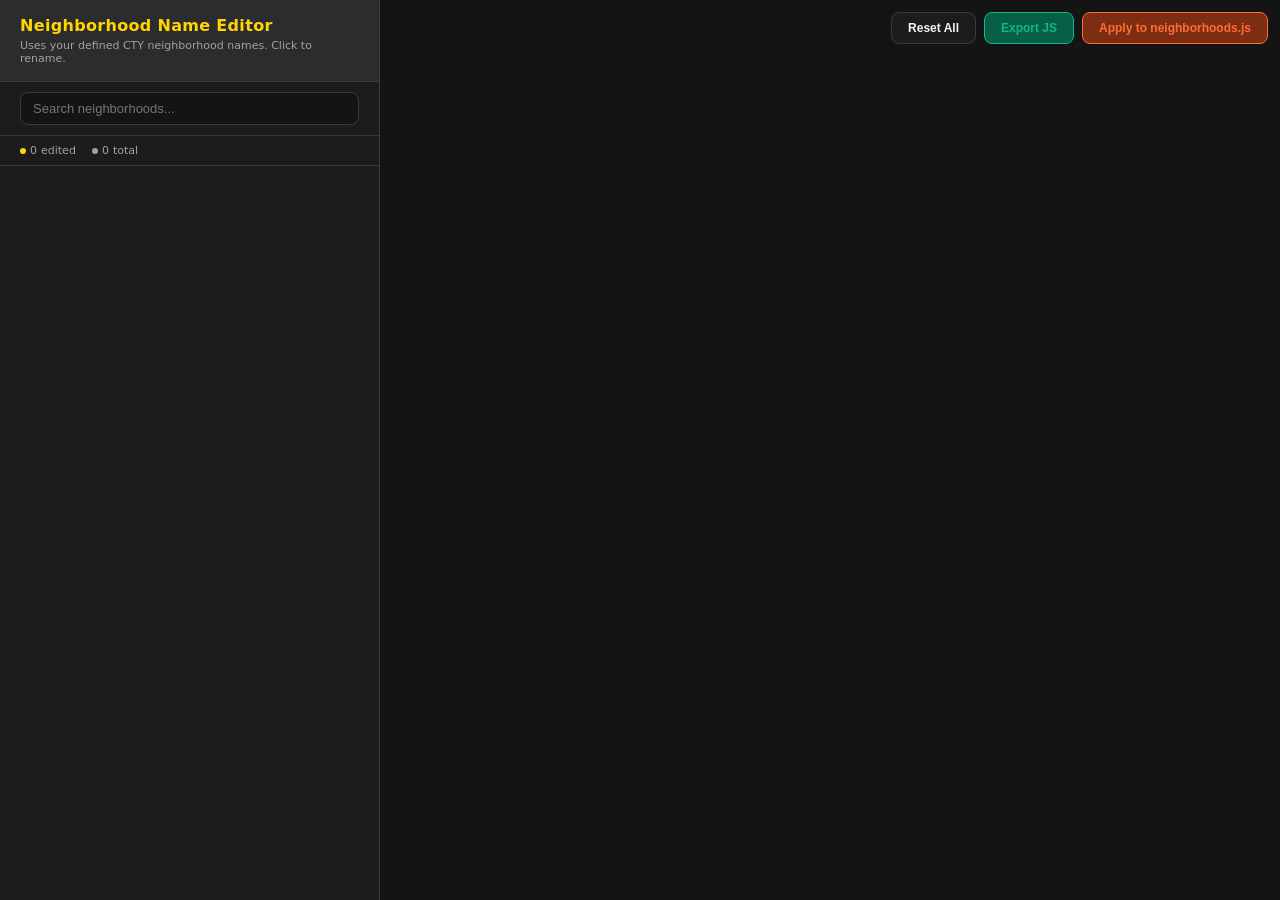
<file: tools/name-editor.html>
<!DOCTYPE html>
<html lang="en">
<head>
<meta charset="UTF-8">
<meta name="viewport" content="width=device-width, initial-scale=1.0">
<title>Manhattan Neighborhood Name Editor — CTY</title>
<script src="https://api.mapbox.com/mapbox-gl-js/v2.15.0/mapbox-gl.js"></script>
<link href="https://api.mapbox.com/mapbox-gl-js/v2.15.0/mapbox-gl.css" rel="stylesheet" />
<style>
:root {
  --bg: #141414;
  --surface: #1c1c1e;
  --surface2: #2c2c2e;
  --border: #3a3a3c;
  --text: #f5f5f5;
  --text2: #a1a1a6;
  --accent: #FFD700;
  --accent2: #FF6B35;
  --save: #34C759;
  --danger: #FF453A;
}

* { margin: 0; padding: 0; box-sizing: border-box; }

body {
  font-family: -apple-system, BlinkMacSystemFont, 'Segoe UI', system-ui, sans-serif;
  background: var(--bg);
  color: var(--text);
  display: flex;
  height: 100vh;
  overflow: hidden;
}

/* ─── Sidebar ─── */
#sidebar {
  width: 380px;
  min-width: 380px;
  background: var(--surface);
  border-right: 1px solid var(--border);
  display: flex;
  flex-direction: column;
  overflow: hidden;
}

#sidebar-header {
  padding: 16px 20px;
  background: var(--surface2);
  border-bottom: 1px solid var(--border);
}

#sidebar-header h1 {
  font-size: 16px;
  font-weight: 700;
  letter-spacing: 0.02em;
  color: var(--accent);
}

#sidebar-header p {
  font-size: 11px;
  color: var(--text2);
  margin-top: 4px;
}

#search-bar {
  padding: 10px 20px;
  border-bottom: 1px solid var(--border);
}

#search-bar input {
  width: 100%;
  padding: 8px 12px;
  background: var(--bg);
  border: 1px solid var(--border);
  border-radius: 8px;
  color: var(--text);
  font-size: 13px;
  outline: none;
}

#search-bar input:focus { border-color: var(--accent); }

#stats-bar {
  padding: 8px 20px;
  font-size: 11px;
  color: var(--text2);
  border-bottom: 1px solid var(--border);
  display: flex;
  gap: 16px;
}

.stat-badge { display: flex; align-items: center; gap: 4px; }
.stat-dot { width: 6px; height: 6px; border-radius: 50%; }
.stat-dot.edited { background: var(--accent); }
.stat-dot.original { background: var(--text2); }

#hood-list { flex: 1; overflow-y: auto; padding: 8px 0; }

.hood-row {
  padding: 10px 20px;
  cursor: pointer;
  border-bottom: 1px solid rgba(255,255,255,0.04);
  transition: background 0.15s;
  display: flex;
  flex-direction: column;
  gap: 2px;
}

.hood-row:hover { background: var(--surface2); }
.hood-row.active { background: rgba(255, 215, 0, 0.1); border-left: 3px solid var(--accent); }
.hood-row.edited { background: rgba(255, 215, 0, 0.05); }
.hood-row.is-sub { padding-left: 36px; }

.hood-row-top { display: flex; justify-content: space-between; align-items: center; }
.hood-id-tag { font-size: 10px; color: var(--text2); font-family: 'SF Mono', 'Menlo', monospace; }
.hood-original { font-size: 12px; color: var(--text2); text-decoration: line-through; display: none; }
.hood-row.edited .hood-original { display: block; }
.hood-display-name { font-size: 13px; font-weight: 600; }
.hood-row.edited .hood-display-name { color: var(--accent); }
.hood-row.is-sub .hood-display-name { font-size: 12px; font-weight: 500; }
.edit-indicator { font-size: 10px; color: var(--accent); display: none; }
.hood-row.edited .edit-indicator { display: inline; }

/* ─── Map ─── */
#map-container { flex: 1; position: relative; }
#map { width: 100%; height: 100%; }

/* ─── Edit popup ─── */
#edit-popup {
  display: none;
  position: absolute;
  top: 50%;
  left: 50%;
  transform: translate(-50%, -50%);
  z-index: 1000;
  background: var(--surface);
  border: 1px solid var(--border);
  border-radius: 16px;
  padding: 24px;
  width: 400px;
  box-shadow: 0 20px 60px rgba(0,0,0,0.5);
}

#edit-popup.visible { display: block; }
#edit-popup h3 { font-size: 14px; color: var(--text2); margin-bottom: 4px; }
#edit-popup .edit-original { font-size: 16px; font-weight: 700; margin-bottom: 4px; color: var(--text); }
#edit-popup .edit-id { font-size: 11px; color: var(--text2); margin-bottom: 16px; font-family: monospace; }

#edit-input {
  width: 100%;
  padding: 12px 14px;
  background: var(--bg);
  border: 2px solid var(--border);
  border-radius: 10px;
  color: var(--text);
  font-size: 16px;
  font-weight: 600;
  outline: none;
  margin-bottom: 16px;
}

#edit-input:focus { border-color: var(--accent); }

.edit-actions { display: flex; gap: 10px; }
.edit-actions button {
  flex: 1; padding: 10px; border: none; border-radius: 10px;
  font-size: 13px; font-weight: 600; cursor: pointer; transition: opacity 0.15s;
}
.edit-actions button:hover { opacity: 0.85; }
.btn-save { background: var(--accent); color: #000; }
.btn-reset { background: var(--surface2); color: var(--text); border: 1px solid var(--border) !important; }
.btn-cancel { background: transparent; color: var(--text2); }

/* ─── Top controls ─── */
#top-controls {
  position: absolute; top: 12px; right: 12px; z-index: 900;
  display: flex; gap: 8px;
}

.top-btn {
  padding: 8px 16px; background: var(--surface); border: 1px solid var(--border);
  border-radius: 8px; color: var(--text); font-size: 12px; font-weight: 600;
  cursor: pointer; transition: all 0.15s;
}
.top-btn:hover { background: var(--surface2); }
.top-btn.export-btn { background: #065f46; border-color: #10b981; color: #10b981; }
.top-btn.export-btn:hover { background: #047857; color: #fff; }
.top-btn.apply-btn { background: #7c2d12; border-color: var(--accent2); color: var(--accent2); }
.top-btn.apply-btn:hover { background: #9a3412; color: #fff; }

#overlay { display: none; position: absolute; inset: 0; background: rgba(0,0,0,0.5); z-index: 999; }
#overlay.visible { display: block; }

#toast {
  position: absolute; bottom: 20px; left: 50%; transform: translateX(-50%);
  background: var(--save); color: #000; padding: 10px 20px; border-radius: 10px;
  font-size: 13px; font-weight: 600; z-index: 1100; opacity: 0;
  transition: opacity 0.3s; pointer-events: none;
}
#toast.show { opacity: 1; }

#hood-list::-webkit-scrollbar { width: 6px; }
#hood-list::-webkit-scrollbar-track { background: transparent; }
#hood-list::-webkit-scrollbar-thumb { background: var(--border); border-radius: 3px; }
</style>
</head>
<body>

<div id="sidebar">
  <div id="sidebar-header">
    <h1>Neighborhood Name Editor</h1>
    <p>Uses your defined CTY neighborhood names. Click to rename.</p>
  </div>
  <div id="search-bar">
    <input type="text" id="search-input" placeholder="Search neighborhoods..." />
  </div>
  <div id="stats-bar">
    <div class="stat-badge"><div class="stat-dot edited"></div><span id="edited-count">0</span> edited</div>
    <div class="stat-badge"><div class="stat-dot original"></div><span id="total-count">0</span> total</div>
  </div>
  <div id="hood-list"></div>
</div>

<div id="map-container">
  <div id="map"></div>
  <div id="top-controls">
    <button class="top-btn" onclick="resetAll()">Reset All</button>
    <button class="top-btn export-btn" onclick="exportOverrides()">Export JS</button>
    <button class="top-btn apply-btn" onclick="applyToProject()">Apply to neighborhoods.js</button>
  </div>
  <div id="overlay" onclick="closeEdit()"></div>
  <div id="edit-popup">
    <h3>Rename neighborhood</h3>
    <div class="edit-original" id="edit-original-name"></div>
    <div class="edit-id" id="edit-hood-id"></div>
    <input type="text" id="edit-input" placeholder="New display name..." />
    <div class="edit-actions">
      <button class="btn-cancel" onclick="closeEdit()">Cancel</button>
      <button class="btn-reset" onclick="resetCurrent()">Reset</button>
      <button class="btn-save" onclick="saveEdit()">Save</button>
    </div>
  </div>
  <div id="toast"></div>
</div>

<!-- Load YOUR existing project data -->
<script src="../data/neighborhoods.js"></script>
<script src="../js/nta-mapping.js"></script>
<script>
// ─── Config ───
mapboxgl.accessToken = atob('cGsuZXlKMUlqb2lZbkpwYzJ0aWNtbHpheUlzSW1FaU9pSmpiVzFuZDJKbk5uTXdibWRwTW05eE1XVnRZbTluWTJ0ekluMC5zYnNMbHlrVlYxZVgyelVCcXB4R213');

// Name overrides: hood ID → new display name
let nameOverrides = {};

// Manhattan neighborhood data from YOUR NEIGHBORHOODS array
let manhattanHoods = [];
let ntaFeatureMap = {};
let activeHoodId = null;

const map = new mapboxgl.Map({
  container: 'map',
  style: 'mapbox://styles/mapbox/dark-v11',
  center: [-73.98, 40.76],
  zoom: 12.5,
  bearing: 29,
});

map.on('load', () => {
  fetch('../data/nyc-neighborhoods.json')
    .then(r => r.json())
    .then(geo => initEditor(geo));
});

function initEditor(geo) {
  // Build NTA code → GeoJSON feature lookup
  geo.features.forEach(f => {
    if (f.properties.borough === 'Manhattan' && f.properties.ntatype === '0') {
      const code = typeof NTA_NAME_TO_CODE !== 'undefined' ? NTA_NAME_TO_CODE[f.properties.name] : null;
      if (code) ntaFeatureMap[code] = f;
    }
  });

  // Get YOUR Manhattan neighborhoods
  manhattanHoods = NEIGHBORHOODS
    .filter(h => h.borough === 'manhattan')
    .map(h => ({
      id: h.id,
      name: h.name,
      ntaCode: h.parent || h.id,
      isSub: !!h.parent,
      center: h.center,
    }))
    .sort((a, b) => a.name.localeCompare(b.name));

  // Build NTA polygon features (for fill/outline/click)
  const ntaCodes = [...new Set(manhattanHoods.map(h => h.ntaCode))];
  const polyFeatures = [];

  ntaCodes.forEach((code, i) => {
    const f = ntaFeatureMap[code];
    if (!f) return;
    polyFeatures.push({
      type: 'Feature',
      id: i,
      properties: { ntaCode: code, _idx: i },
      geometry: f.geometry,
    });
  });

  map.addSource('manhattan-nta', {
    type: 'geojson',
    data: { type: 'FeatureCollection', features: polyFeatures },
  });

  // Build individual point labels — one per neighborhood at its center
  const labelFeatures = manhattanHoods.map((h, i) => ({
    type: 'Feature',
    id: i,
    properties: { hoodId: h.id, name: nameOverrides[h.id] || h.name, ntaCode: h.ntaCode },
    geometry: { type: 'Point', coordinates: h.center },
  }));

  map.addSource('hood-labels', {
    type: 'geojson',
    data: { type: 'FeatureCollection', features: labelFeatures },
  });

  map.addLayer({
    id: 'manhattan-fill', type: 'fill', source: 'manhattan-nta',
    paint: {
      'fill-color': [
        'case',
        ['boolean', ['feature-state', 'active'], false], 'rgba(255, 215, 0, 0.35)',
        ['boolean', ['feature-state', 'hover'], false], 'rgba(255, 215, 0, 0.15)',
        'rgba(255, 255, 255, 0.05)'
      ],
    }
  });

  map.addLayer({
    id: 'manhattan-line', type: 'line', source: 'manhattan-nta',
    paint: {
      'line-color': ['case', ['boolean', ['feature-state', 'active'], false], 'rgba(255,215,0,0.8)', 'rgba(255,255,255,0.2)'],
      'line-width': ['case', ['boolean', ['feature-state', 'active'], false], 2, 0.5],
    }
  });

  map.addLayer({
    id: 'manhattan-labels', type: 'symbol', source: 'hood-labels',
    layout: {
      'text-field': ['get', 'name'],
      'text-size': ['interpolate', ['linear'], ['zoom'], 10, 8, 12, 11, 14, 13, 16, 15],
      'text-font': ['DIN Pro Medium', 'Arial Unicode MS Regular'],
      'text-transform': 'uppercase',
      'text-letter-spacing': 0.04,
      'text-max-width': 8,
      'text-anchor': 'center',
      'text-allow-overlap': false,
      'text-padding': 2,
    },
    paint: {
      'text-color': ['case', ['boolean', ['feature-state', 'edited'], false], '#FFD700', 'rgba(255,255,255,0.7)'],
      'text-halo-color': 'rgba(0,0,0,0.85)',
      'text-halo-width': 1.5,
    }
  });

  // Hover
  let hoveredId = null;
  map.on('mousemove', 'manhattan-fill', (e) => {
    if (hoveredId !== null) map.setFeatureState({ source: 'manhattan-nta', id: hoveredId }, { hover: false });
    if (e.features.length > 0) {
      hoveredId = e.features[0].id;
      map.setFeatureState({ source: 'manhattan-nta', id: hoveredId }, { hover: true });
      map.getCanvas().style.cursor = 'pointer';
    }
  });
  map.on('mouseleave', 'manhattan-fill', () => {
    if (hoveredId !== null) { map.setFeatureState({ source: 'manhattan-nta', id: hoveredId }, { hover: false }); hoveredId = null; }
    map.getCanvas().style.cursor = '';
  });
  map.on('click', 'manhattan-fill', (e) => {
    if (e.features.length > 0) {
      const ntaCode = e.features[0].properties.ntaCode;
      const hood = manhattanHoods.find(h => h.ntaCode === ntaCode);
      if (hood) openEdit(hood.id);
    }
  });

  renderSidebar();
  updateStats();
}

// ─── Sidebar ───
function renderSidebar(filter = '') {
  const list = document.getElementById('hood-list');
  const lf = filter.toLowerCase();

  list.innerHTML = manhattanHoods
    .filter(h => !lf || h.name.toLowerCase().includes(lf) || h.id.toLowerCase().includes(lf))
    .map(h => {
      const display = nameOverrides[h.id] || h.name;
      const edited = !!nameOverrides[h.id];
      const active = activeHoodId === h.id;
      return `
        <div class="hood-row ${edited ? 'edited' : ''} ${active ? 'active' : ''} ${h.isSub ? 'is-sub' : ''}"
             onclick="openEdit('${escA(h.id)}')" data-id="${escA(h.id)}">
          <div class="hood-row-top">
            <div>
              <div class="hood-display-name">${esc(display)}</div>
              <div class="hood-id-tag">${esc(h.id)}</div>
            </div>
            <span class="edit-indicator">edited</span>
          </div>
          ${edited ? `<div class="hood-original">${esc(h.name)}</div>` : ''}
        </div>`;
    }).join('');
}

// ─── Edit ───
function openEdit(hoodId) {
  activeHoodId = hoodId;
  const hood = manhattanHoods.find(h => h.id === hoodId);
  if (!hood) return;

  // Highlight NTA polygon on map
  const ntaCodes = [...new Set(manhattanHoods.map(h => h.ntaCode))];
  ntaCodes.forEach((code, i) => {
    map.setFeatureState({ source: 'manhattan-nta', id: i }, { active: code === hood.ntaCode });
  });

  // Zoom to polygon
  const f = ntaFeatureMap[hood.ntaCode];
  if (f) {
    const bounds = new mapboxgl.LngLatBounds();
    const walk = (c) => { if (typeof c[0] === 'number') bounds.extend(c); else c.forEach(walk); };
    walk(f.geometry.coordinates);
    map.fitBounds(bounds, { padding: 100, duration: 500, bearing: 29 });
  }

  document.getElementById('edit-original-name').textContent = hood.name;
  document.getElementById('edit-hood-id').textContent = hoodId + (hood.isSub ? ' (sub of ' + hood.ntaCode + ')' : '');
  document.getElementById('edit-input').value = nameOverrides[hoodId] || hood.name;
  document.getElementById('edit-popup').classList.add('visible');
  document.getElementById('overlay').classList.add('visible');
  document.getElementById('edit-input').focus();
  document.getElementById('edit-input').select();
  renderSidebar(document.getElementById('search-input').value);
}

function closeEdit() {
  document.getElementById('edit-popup').classList.remove('visible');
  document.getElementById('overlay').classList.remove('visible');
  activeHoodId = null;
  const ntaCodes = [...new Set(manhattanHoods.map(h => h.ntaCode))];
  ntaCodes.forEach((code, i) => { map.setFeatureState({ source: 'manhattan-nta', id: i }, { active: false }); });
  renderSidebar(document.getElementById('search-input').value);
}

function saveEdit() {
  const hoodId = activeHoodId;
  const hood = manhattanHoods.find(h => h.id === hoodId);
  const newName = document.getElementById('edit-input').value.trim();
  if (!newName || newName === hood.name) {
    delete nameOverrides[hoodId];
  } else {
    nameOverrides[hoodId] = newName;
  }
  updateMapLabels();
  updateStats();
  closeEdit();
  toast('Saved: ' + (nameOverrides[hoodId] || hood.name));
}

function resetCurrent() {
  delete nameOverrides[activeHoodId];
  updateMapLabels();
  updateStats();
  closeEdit();
  toast('Reset to original');
}

function resetAll() {
  if (!confirm('Reset all edits?')) return;
  nameOverrides = {};
  updateMapLabels();
  updateStats();
  renderSidebar(document.getElementById('search-input').value);
  toast('All edits cleared');
}

// ─── Update map labels ───
function updateMapLabels() {
  const src = map.getSource('hood-labels');
  if (!src) return;

  const labelFeatures = manhattanHoods.map((h, i) => ({
    type: 'Feature',
    id: i,
    properties: { hoodId: h.id, name: nameOverrides[h.id] || h.name, ntaCode: h.ntaCode },
    geometry: { type: 'Point', coordinates: h.center },
  }));

  src.setData({ type: 'FeatureCollection', features: labelFeatures });

  setTimeout(() => {
    manhattanHoods.forEach((h, i) => {
      map.setFeatureState({ source: 'hood-labels', id: i }, { edited: !!nameOverrides[h.id] });
    });
  }, 50);
}

function updateStats() {
  document.getElementById('edited-count').textContent = Object.keys(nameOverrides).length;
  document.getElementById('total-count').textContent = manhattanHoods.length;
}

// ─── Export ───
function exportOverrides() {
  const entries = Object.entries(nameOverrides);
  if (entries.length === 0) { toast('No edits to export'); return; }

  // Generate updated NEIGHBORHOODS entries
  let js = '// Updated neighborhood names — paste into data/neighborhoods.js\n';
  js += '// Changes:\n';
  entries.sort((a, b) => a[0].localeCompare(b[0]));
  entries.forEach(([id, name]) => {
    const orig = manhattanHoods.find(h => h.id === id);
    js += `//   ${id}: "${orig ? orig.name : '?'}" → "${name}"\n`;
  });
  js += '\n// Find-and-replace these name values in data/neighborhoods.js:\n';
  entries.forEach(([id, name]) => {
    const orig = manhattanHoods.find(h => h.id === id);
    if (orig) {
      js += `// { id: '${id}', name: '${orig.name}' ...  →  name: '${name}'\n`;
    }
  });

  navigator.clipboard.writeText(js).then(() => {
    toast('Copied to clipboard!');
  }).catch(() => {
    const blob = new Blob([js], { type: 'text/javascript' });
    const url = URL.createObjectURL(blob);
    const a = document.createElement('a');
    a.href = url; a.download = 'name-edits.js'; a.click();
    toast('Downloaded name-edits.js');
  });
}

function applyToProject() {
  const entries = Object.entries(nameOverrides);
  if (entries.length === 0) { toast('No edits to apply'); return; }

  let msg = 'Edits to apply to neighborhoods.js:\n\n';
  entries.forEach(([id, name]) => {
    const orig = manhattanHoods.find(h => h.id === id);
    msg += `  ${orig ? orig.name : id} → ${name}\n`;
  });
  msg += '\nExport these changes?';
  if (confirm(msg)) exportOverrides();
}

// ─── Utilities ───
function esc(s) { const d = document.createElement('div'); d.textContent = s; return d.innerHTML; }
function escA(s) { return s.replace(/'/g, "\\'").replace(/"/g, '&quot;'); }

function toast(msg) {
  const el = document.getElementById('toast');
  el.textContent = msg;
  el.classList.add('show');
  clearTimeout(el._t);
  el._t = setTimeout(() => el.classList.remove('show'), 2000);
}

document.getElementById('search-input').addEventListener('input', (e) => renderSidebar(e.target.value));
document.getElementById('edit-input').addEventListener('keydown', (e) => {
  if (e.key === 'Enter') saveEdit();
  if (e.key === 'Escape') closeEdit();
});
</script>
</body>
</html>
</file>
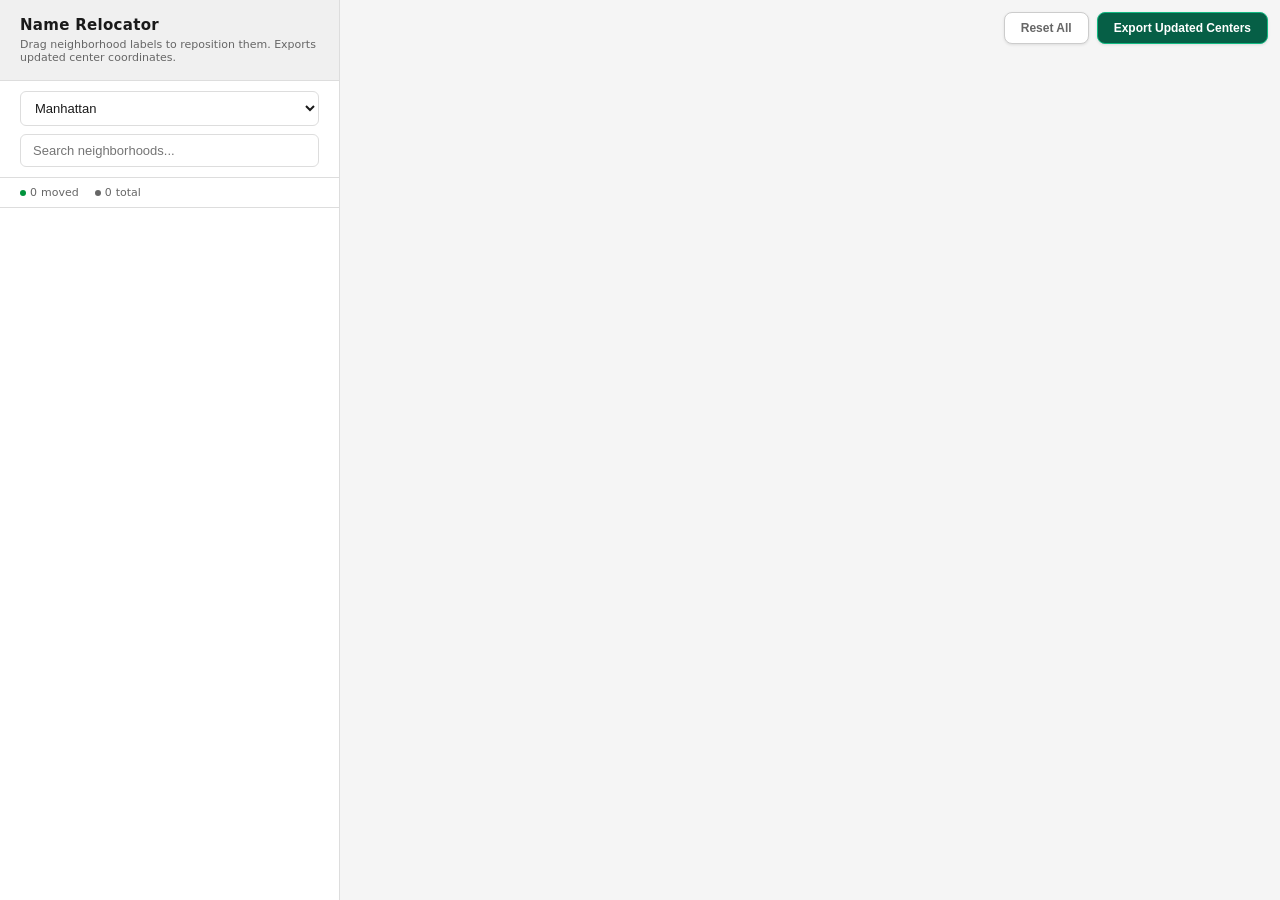
<file: tools/name-relocator.html>
<!DOCTYPE html>
<html lang="en">
<head>
<meta charset="UTF-8">
<meta name="viewport" content="width=device-width, initial-scale=1.0">
<title>Neighborhood Name Relocator — CTY</title>
<script src="https://api.mapbox.com/mapbox-gl-js/v2.15.0/mapbox-gl.js"></script>
<link href="https://api.mapbox.com/mapbox-gl-js/v2.15.0/mapbox-gl.css" rel="stylesheet" />
<style>
:root {
  --bg: #f5f5f5;
  --surface: #ffffff;
  --surface2: #f0f0f0;
  --border: #ddd;
  --text: #1a1a1a;
  --text2: #666;
  --accent: #FCCC0A;
  --accent-dark: #c9a000;
  --save: #00933C;
  --danger: #d32f2f;
}

* { margin: 0; padding: 0; box-sizing: border-box; }

body {
  font-family: -apple-system, BlinkMacSystemFont, 'Segoe UI', system-ui, sans-serif;
  background: var(--bg);
  color: var(--text);
  display: flex;
  height: 100vh;
  overflow: hidden;
}

/* ─── Sidebar ─── */
#sidebar {
  width: 340px;
  min-width: 340px;
  background: var(--surface);
  border-right: 1px solid var(--border);
  display: flex;
  flex-direction: column;
  overflow: hidden;
}

#sidebar-header {
  padding: 16px 20px;
  background: var(--surface2);
  border-bottom: 1px solid var(--border);
}

#sidebar-header h1 {
  font-size: 15px;
  font-weight: 700;
  letter-spacing: 0.02em;
  color: var(--text);
}

#sidebar-header p {
  font-size: 11px;
  color: var(--text2);
  margin-top: 4px;
}

#controls-bar {
  padding: 10px 20px;
  border-bottom: 1px solid var(--border);
  display: flex;
  flex-direction: column;
  gap: 8px;
}

#borough-select {
  width: 100%;
  padding: 8px 10px;
  background: var(--surface);
  border: 1px solid var(--border);
  border-radius: 6px;
  font-size: 13px;
  color: var(--text);
}

#search-input {
  width: 100%;
  padding: 8px 12px;
  background: var(--surface);
  border: 1px solid var(--border);
  border-radius: 6px;
  color: var(--text);
  font-size: 13px;
  outline: none;
}

#search-input:focus { border-color: var(--accent-dark); }

#stats-bar {
  padding: 8px 20px;
  font-size: 11px;
  color: var(--text2);
  border-bottom: 1px solid var(--border);
  display: flex;
  gap: 16px;
}

.stat-badge { display: flex; align-items: center; gap: 4px; }
.stat-dot { width: 6px; height: 6px; border-radius: 50%; }
.stat-dot.moved { background: var(--save); }
.stat-dot.total { background: var(--text2); }

#hood-list { flex: 1; overflow-y: auto; padding: 4px 0; }

.hood-row {
  padding: 8px 20px;
  cursor: pointer;
  border-bottom: 1px solid rgba(0,0,0,0.04);
  transition: background 0.15s;
  display: flex;
  align-items: center;
  justify-content: space-between;
  gap: 8px;
}

.hood-row:hover { background: var(--surface2); }
.hood-row.active { background: rgba(252, 204, 10, 0.15); border-left: 3px solid var(--accent); }
.hood-row.moved { background: rgba(0, 147, 60, 0.06); }

.hood-name { font-size: 13px; font-weight: 600; }
.hood-row.moved .hood-name { color: var(--save); }
.hood-id { font-size: 10px; color: var(--text2); font-family: 'SF Mono', 'Menlo', monospace; }
.hood-badge {
  font-size: 9px;
  padding: 2px 6px;
  border-radius: 4px;
  background: var(--save);
  color: #fff;
  font-weight: 600;
  display: none;
  white-space: nowrap;
}
.hood-row.moved .hood-badge { display: inline-block; }

/* ─── Map ─── */
#map-container { flex: 1; position: relative; }
#map { width: 100%; height: 100%; }

/* ─── Draggable label markers ─── */
.hood-label-marker {
  font-family: -apple-system, BlinkMacSystemFont, 'Segoe UI', system-ui, sans-serif;
  font-size: 10px;
  font-weight: 700;
  letter-spacing: 0.05em;
  text-transform: uppercase;
  color: rgba(30, 30, 30, 0.8);
  text-shadow: 0 0 3px rgba(255,255,255,0.9), 0 0 6px rgba(255,255,255,0.7);
  white-space: nowrap;
  cursor: grab;
  user-select: none;
  pointer-events: auto;
  padding: 2px 4px;
  border-radius: 3px;
  transition: background 0.15s, color 0.15s;
}

.hood-label-marker:hover {
  background: rgba(252, 204, 10, 0.4);
}

.hood-label-marker.dragging {
  cursor: grabbing;
  background: rgba(252, 204, 10, 0.6);
  color: #000;
  z-index: 10000 !important;
}

.hood-label-marker.moved {
  color: rgba(0, 100, 30, 0.85);
  text-shadow: 0 0 3px rgba(255,255,255,0.95), 0 0 6px rgba(255,255,255,0.8);
}

.hood-label-marker.highlight {
  background: rgba(252, 204, 10, 0.5);
  color: #000;
}

/* ─── Top controls ─── */
#top-controls {
  position: absolute; top: 12px; right: 12px; z-index: 900;
  display: flex; gap: 8px;
}

.top-btn {
  padding: 8px 16px; background: var(--surface); border: 1px solid var(--border);
  border-radius: 8px; color: var(--text); font-size: 12px; font-weight: 600;
  cursor: pointer; transition: all 0.15s;
  box-shadow: 0 1px 3px rgba(0,0,0,0.1);
}
.top-btn:hover { background: var(--surface2); }
.top-btn.export-btn { background: #065f46; border-color: #10b981; color: #fff; }
.top-btn.export-btn:hover { background: #047857; }
.top-btn.reset-btn { background: #fff; border-color: #ccc; color: #666; }

#toast {
  position: absolute; bottom: 20px; left: 50%; transform: translateX(-50%);
  background: var(--save); color: #fff; padding: 10px 20px; border-radius: 10px;
  font-size: 13px; font-weight: 600; z-index: 1100; opacity: 0;
  transition: opacity 0.3s; pointer-events: none;
  box-shadow: 0 4px 12px rgba(0,0,0,0.2);
}
#toast.show { opacity: 1; }

#hood-list::-webkit-scrollbar { width: 6px; }
#hood-list::-webkit-scrollbar-track { background: transparent; }
#hood-list::-webkit-scrollbar-thumb { background: #ccc; border-radius: 3px; }
</style>
</head>
<body>

<div id="sidebar">
  <div id="sidebar-header">
    <h1>Name Relocator</h1>
    <p>Drag neighborhood labels to reposition them. Exports updated center coordinates.</p>
  </div>
  <div id="controls-bar">
    <select id="borough-select">
      <option value="manhattan">Manhattan</option>
      <option value="brooklyn">Brooklyn</option>
      <option value="queens">Queens</option>
      <option value="bronx">Bronx</option>
      <option value="staten_island">Staten Island</option>
    </select>
    <input type="text" id="search-input" placeholder="Search neighborhoods..." />
  </div>
  <div id="stats-bar">
    <div class="stat-badge"><div class="stat-dot moved"></div><span id="moved-count">0</span> moved</div>
    <div class="stat-badge"><div class="stat-dot total"></div><span id="total-count">0</span> total</div>
  </div>
  <div id="hood-list"></div>
</div>

<div id="map-container">
  <div id="map"></div>
  <div id="top-controls">
    <button class="top-btn reset-btn" onclick="resetAll()">Reset All</button>
    <button class="top-btn export-btn" onclick="exportPositions()">Export Updated Centers</button>
  </div>
  <div id="toast"></div>
</div>

<!-- Load ALL project data files (same as main app) -->
<script src="../data/neighborhoods.js"></script>
<script src="../data/locality-boundaries.js"></script>
<script src="../data/neighborhood-priority.js"></script>
<script src="../js/nta-mapping.js"></script>
<script>
// ─── Config ───
mapboxgl.accessToken = atob('cGsuZXlKMUlqb2lZbkpwYzJ0aWNtbHpheUlzSW1FaU9pSmpiVzFuZDJKbk5uTXdibWRwTW05eE1XVnRZbTluWTJ0ekluMC5zYnNMbHlrVlYxZVgyelVCcXB4R213');

const BOROUGH_COLORS = {
  manhattan: '#FCCC0A',
  brooklyn: '#00933C',
  queens: '#FF6319',
  bronx: '#B933AD',
  staten_island: '#0039A6',
};

const BOROUGH_CENTERS = {
  manhattan: [-73.985, 40.758],
  brooklyn: [-73.955, 40.648],
  queens: [-73.82, 40.728],
  bronx: [-73.875, 40.855],
  staten_island: [-74.15, 40.58],
};

const BOROUGH_ZOOMS = {
  manhattan: 12.5,
  brooklyn: 11.8,
  queens: 11.3,
  bronx: 11.8,
  staten_island: 11.5,
};

// ─── Sub-neighborhood ID → locality boundary name (same as main app) ───
const SUB_TO_LOCALITY = {
  'MN-FiDi': 'Financial District', 'MN-BPC': 'Battery Park City',
  'MN-Tribeca': 'TriBeCa', 'MN-CivCtr': 'Civic Center',
  'MN-SoHo': 'SoHo', 'MN-LittleItaly': 'Little Italy',
  'MN-HudsonSq': 'Hudson Square', 'MN-Nolita': 'NoLita',
  'MN-GrnwchVlg': 'Greenwich Village', 'MN-NoHo': 'NoHo',
  'MN-WestVlg': 'West Village', 'MN-Meatpacking': 'Meatpacking District',
  'MN-Chinatown': 'Chinatown', 'MN-TwoBridges': 'Two Bridges',
  'MN-LES': 'Lower East Side', 'MN-Bowery': 'Bowery',
  'MN-EastVlg': 'East Village', 'MN-AlphaCity': 'Alphabet City',
  'MN-Chelsea': 'Chelsea', 'MN-HudsonYards': 'Hudson Yards',
  'MN-HellsK': "Hell's Kitchen", 'MN-GarmentDist': 'Garment District',
  'MN-Flatiron': 'Flatiron District', 'MN-UnionSq': 'Union Square',
  'MN-NoMad': 'NoMad', 'MN-Koreatown': 'Koreatown',
  'MN-Midtown': 'Midtown Center', 'MN-TimesSq': 'Theater District',
  'MN-DiamondDist': 'Diamond District',
  'MN-StuyTown': 'Stuyvesant Town', 'MN-PeterCooper': 'Peter Cooper Village',
  'MN-Gramercy': 'Gramercy Park', 'MN-RoseHill': 'Rose Hill',
  'MN-MurrayHill': 'Murray Hill', 'MN-KipsBay': 'Kips Bay',
  'MN-EastMidtown': 'Midtown East', 'MN-TurtleBay': 'Turtle Bay',
  'MN-SuttonPl': 'Sutton Place', 'MN-TudorCity': 'Tudor City',
  'MN-LincolnSq': 'Lincoln Square',
  'MN-UWS': 'Upper West Side', 'MN-ManValley': 'Manhattan Valley',
  'MN-LenoxHill': 'Lenox Hill', 'MN-UES': 'Upper East Side',
  'MN-CarnegieHill': 'Carnegie Hill', 'MN-Yorkville': 'Yorkville',
  'MN-MorningsideHts': 'Morningside Heights',
  'MN-Manhattanville': 'Manhattanville',
  'MN-HamiltonHts': 'Hamilton Heights', 'MN-SugarHill': 'Sugar Hill',
  'MN-Harlem': 'Harlem',
  'MN-SpanishHarlem': 'East Harlem',
};

// State
let movedPositions = {};
let markers = {};
let currentBorough = 'manhattan';
let activeHoodId = null;
let ntaFeatureMap = {};
let filteredHoods = [];

// ─── getNTAFill (copied from main app) ───
function getNTAFill(ntaCode, borough, index, total) {
  const base = BOROUGH_COLORS[borough] || '#FCCC0A';
  const r = parseInt(base.slice(1, 3), 16) / 255;
  const g = parseInt(base.slice(3, 5), 16) / 255;
  const b = parseInt(base.slice(5, 7), 16) / 255;
  const max = Math.max(r, g, b), min = Math.min(r, g, b);
  let h, s, l = (max + min) / 2;

  if (max === min) { h = s = 0; }
  else {
    const d = max - min;
    s = l > 0.5 ? d / (2 - max - min) : d / (max + min);
    switch (max) {
      case r: h = ((g - b) / d + (g < b ? 6 : 0)) / 6; break;
      case g: h = ((b - r) / d + 2) / 6; break;
      case b: h = ((r - g) / d + 4) / 6; break;
    }
  }

  const variation = total > 1 ? (index / (total - 1)) * 0.08 - 0.04 : 0;
  const newL = Math.min(0.95, Math.max(0.15, l + variation));
  const hue2r = (p, q, t) => { if (t < 0) t += 1; if (t > 1) t -= 1; if (t < 1/6) return p + (q - p) * 6 * t; if (t < 1/2) return q; if (t < 2/3) return p + (q - p) * (2/3 - t) * 6; return p; };
  const q = newL < 0.5 ? newL * (1 + s) : newL + s - newL * s;
  const p = 2 * newL - q;
  const r2 = Math.round(hue2r(p, q, h + 1/3) * 255);
  const g2 = Math.round(hue2r(p, q, h) * 255);
  const b2 = Math.round(hue2r(p, q, h - 1/3) * 255);
  return '#' + [r2, g2, b2].map(c => c.toString(16).padStart(2, '0')).join('');
}

function getBoroughColor(borough) {
  return BOROUGH_COLORS[borough] || '#FCCC0A';
}

function latlngPolyArea(coords) {
  let area = 0;
  for (let i = 0; i < coords.length; i++) {
    const j = (i + 1) % coords.length;
    area += coords[i][0] * coords[j][1];
    area -= coords[j][0] * coords[i][1];
  }
  return Math.abs(area / 2);
}

function getSubsForNTA(ntaCode) {
  if (typeof SUB_TO_NTA === 'undefined') return [];
  return NEIGHBORHOODS.filter(h => h.parent && (typeof getSubNTA !== 'undefined' ? getSubNTA(h.id) : SUB_TO_NTA[h.id]) === ntaCode);
}

// ─── Map ───
const map = new mapboxgl.Map({
  container: 'map',
  style: 'mapbox://styles/mapbox/light-v11',
  center: BOROUGH_CENTERS.manhattan,
  zoom: BOROUGH_ZOOMS.manhattan,
  bearing: 29,
  pitch: 0,
  minZoom: 10,
  maxZoom: 18,
  attributionControl: false,
});

map.dragRotate.disable();
map.touchZoomRotate.disableRotation();

map.on('load', () => {
  fetch('../data/nyc-neighborhoods.json')
    .then(r => r.json())
    .then(geo => initRelocator(geo))
    .catch(err => console.error('GeoJSON load error:', err));
});

function initRelocator(geo) {
  // Build NTA code → feature lookup
  geo.features.forEach(f => {
    if (f.properties.ntatype === '0') {
      const code = typeof NTA_NAME_TO_CODE !== 'undefined' ? NTA_NAME_TO_CODE[f.properties.name] : null;
      if (code) ntaFeatureMap[code] = f;
    }
  });

  // Track which NTAs have sub-neighborhoods
  const ntasWithSubs = {};
  if (typeof SUB_TO_NTA !== 'undefined') {
    Object.values(SUB_TO_NTA).forEach(ntaCode => { ntasWithSubs[ntaCode] = true; });
  }

  // ─── 1. NTA polygon features ───
  const ntaFeatures = [];
  const boroughCounts = {};
  const ntaPaths = [];

  geo.features.forEach(f => {
    const code = NTA_NAME_TO_CODE[f.properties.name];
    if (f.properties.name === 'Central Park') {
      map.addSource('central-park', { type: 'geojson', data: f });
      map.addLayer({
        id: 'central-park-fill', type: 'fill', source: 'central-park',
        paint: { 'fill-color': '#2d5a3a', 'fill-opacity': 0.55 },
      });
      map.addLayer({
        id: 'central-park-line', type: 'line', source: 'central-park',
        paint: { 'line-color': 'rgba(125,175,107,0.4)', 'line-width': 1 },
      });
    } else if (f.properties.ntatype === '0' && code) {
      f.properties.ntaCode = code;
      ntaPaths.push(f);
      const boro = f.properties.borough.toLowerCase().replace(/ /g, '_');
      if (!boroughCounts[boro]) boroughCounts[boro] = 0;
      boroughCounts[boro]++;
    }
  });

  const boroughIdx = {};
  let ntaNumId = 1;

  ntaPaths.forEach(f => {
    const boro = f.properties.borough.toLowerCase().replace(/ /g, '_');
    if (!boroughIdx[boro]) boroughIdx[boro] = 0;
    const idx = boroughIdx[boro]++;
    const total = boroughCounts[boro];
    const fill = getNTAFill(f.properties.ntaCode, boro, idx, total);
    const hasSubs = ntasWithSubs[f.properties.ntaCode];

    ntaFeatures.push({
      type: 'Feature',
      id: ntaNumId++,
      properties: {
        ntaCode: f.properties.ntaCode,
        borough: boro,
        fill: fill,
        hasSubs: hasSubs ? 1 : 0,
        name: f.properties.name,
      },
      geometry: f.geometry,
    });
  });

  map.addSource('nta-polygons', {
    type: 'geojson',
    data: { type: 'FeatureCollection', features: ntaFeatures },
    generateId: false,
  });

  // NTA fill — only for NTAs WITHOUT subs (same as main app)
  map.addLayer({
    id: 'nta-fill', type: 'fill', source: 'nta-polygons',
    filter: ['==', ['get', 'hasSubs'], 0],
    paint: {
      'fill-color': ['get', 'fill'],
      'fill-opacity': 0.35,
    },
  });

  map.addLayer({
    id: 'nta-line', type: 'line', source: 'nta-polygons',
    filter: ['==', ['get', 'hasSubs'], 0],
    paint: {
      'line-color': 'rgba(28,28,28,0.2)',
      'line-width': 0.8,
    },
  });

  // NTA parent outlines (for NTAs that HAVE subs — show boundary but no fill)
  map.addLayer({
    id: 'nta-parent-line', type: 'line', source: 'nta-polygons',
    filter: ['==', ['get', 'hasSubs'], 1],
    paint: {
      'line-color': 'rgba(28,28,28,0.1)',
      'line-width': 0.5,
    },
  });

  // ─── 2. Locality (sub-neighborhood) polygons ───
  const hasLocality = typeof LOCALITY_BOUNDARIES !== 'undefined';
  const hasPriority = typeof NEIGHBORHOOD_PRIORITY !== 'undefined';

  if (hasLocality) {
    const subEntries = [];

    // Process NTAs that have subs
    ntaPaths.forEach(feature => {
      const ntaCode = feature.properties.ntaCode;
      if (!ntasWithSubs[ntaCode]) return;

      const subs = getSubsForNTA(ntaCode);
      subs.forEach((sub, i) => {
        const localityName = SUB_TO_LOCALITY[sub.id];
        const localityData = localityName ? LOCALITY_BOUNDARIES[localityName] : null;
        if (!localityData || !localityData.polygon) return;

        const priority = hasPriority && NEIGHBORHOOD_PRIORITY[sub.id]
          ? NEIGHBORHOOD_PRIORITY[sub.id] : 0;

        subEntries.push({
          subId: sub.id,
          hood: sub,
          polygon: localityData.polygon,
          borough: sub.borough,
          priority: priority,
          ntaCode: ntaCode,
          idx: i,
          totalInNTA: subs.length,
        });
      });
    });

    // Also check for locality polygons not in NTA system
    NEIGHBORHOODS.forEach(hood => {
      if (hood.borough !== 'manhattan') return;
      const localityName = SUB_TO_LOCALITY[hood.id];
      const localityData = localityName ? LOCALITY_BOUNDARIES[localityName] : null;
      if (!localityData || !localityData.polygon) return;
      if (subEntries.some(e => e.subId === hood.id)) return;

      const priority = hasPriority && NEIGHBORHOOD_PRIORITY[hood.id]
        ? NEIGHBORHOOD_PRIORITY[hood.id] : 0;

      subEntries.push({
        subId: hood.id,
        hood: hood,
        polygon: localityData.polygon,
        borough: hood.borough,
        priority: priority,
        ntaCode: hood.parent || hood.id,
        idx: 0,
        totalInNTA: 1,
      });
    });

    // Sort by priority (lowest first → rendered behind)
    subEntries.sort((a, b) => {
      if (a.priority !== b.priority) return a.priority - b.priority;
      return latlngPolyArea(b.polygon) - latlngPolyArea(a.polygon);
    });

    // Build GeoJSON — flip [lat,lng] → [lng,lat]
    const localityFeatures = [];
    let localityNumId = 1;

    subEntries.forEach(entry => {
      const id = localityNumId++;
      const subFill = getBoroughColor(entry.borough);

      const coordinates = [entry.polygon.map(p => [p[1], p[0]])];
      const ring = coordinates[0];
      if (ring.length > 0) {
        const first = ring[0], last = ring[ring.length - 1];
        if (first[0] !== last[0] || first[1] !== last[1]) {
          ring.push([first[0], first[1]]);
        }
      }

      localityFeatures.push({
        type: 'Feature',
        id: id,
        properties: {
          subId: entry.subId,
          borough: entry.borough,
          fill: subFill,
          priority: entry.priority,
          name: entry.hood.name,
        },
        geometry: {
          type: 'Polygon',
          coordinates: coordinates,
        },
      });
    });

    if (localityFeatures.length > 0) {
      map.addSource('locality-polygons', {
        type: 'geojson',
        data: { type: 'FeatureCollection', features: localityFeatures },
        generateId: false,
      });

      map.addLayer({
        id: 'locality-fill', type: 'fill', source: 'locality-polygons',
        paint: {
          'fill-color': ['get', 'fill'],
          'fill-opacity': 0.35,
        },
      });

      map.addLayer({
        id: 'locality-line', type: 'line', source: 'locality-polygons',
        paint: {
          'line-color': 'rgba(28,28,28,0.2)',
          'line-width': 0.8,
        },
      });
    }
  }

  // Load default borough
  switchBorough('manhattan');
}

// ─── Switch borough ───
function switchBorough(boro) {
  currentBorough = boro;

  // Clear existing markers
  Object.values(markers).forEach(m => m.remove());
  markers = {};

  // Filter neighborhoods for this borough
  filteredHoods = NEIGHBORHOODS
    .filter(h => h.borough === boro)
    .sort((a, b) => a.name.localeCompare(b.name));

  // Create draggable markers for each
  filteredHoods.forEach(h => {
    const pos = movedPositions[h.id] || h.center;
    // center is [lat, lng], Mapbox needs [lng, lat]
    const lngLat = [pos[1], pos[0]];

    const el = document.createElement('div');
    el.className = 'hood-label-marker' + (movedPositions[h.id] ? ' moved' : '');
    el.textContent = h.name;
    el.dataset.hoodId = h.id;

    const marker = new mapboxgl.Marker({
      element: el,
      draggable: true,
      anchor: 'center',
    })
      .setLngLat(lngLat)
      .addTo(map);

    // Drag events
    marker.on('dragstart', () => {
      el.classList.add('dragging');
    });

    marker.on('dragend', () => {
      el.classList.remove('dragging');
      const newLngLat = marker.getLngLat();
      movedPositions[h.id] = [
        Math.round(newLngLat.lat * 10000) / 10000,
        Math.round(newLngLat.lng * 10000) / 10000,
      ];
      el.classList.add('moved');
      updateStats();
      renderSidebar();
      toast('Moved: ' + h.name);
    });

    // Click to highlight in sidebar
    el.addEventListener('click', (e) => {
      if (el.classList.contains('dragging')) return;
      highlightHood(h.id);
    });

    markers[h.id] = marker;
  });

  // Pan map
  map.easeTo({
    center: BOROUGH_CENTERS[boro],
    zoom: BOROUGH_ZOOMS[boro],
    bearing: 29,
    duration: 600,
  });

  renderSidebar();
  updateStats();
}

// ─── Sidebar ───
function renderSidebar(filter) {
  const list = document.getElementById('hood-list');
  const lf = (filter || document.getElementById('search-input').value).toLowerCase();

  const hoods = filteredHoods.filter(h =>
    !lf || h.name.toLowerCase().includes(lf) || h.id.toLowerCase().includes(lf)
  );

  list.innerHTML = hoods.map(h => {
    const moved = !!movedPositions[h.id];
    const active = activeHoodId === h.id;
    return `
      <div class="hood-row ${moved ? 'moved' : ''} ${active ? 'active' : ''}"
           onclick="highlightHood('${escA(h.id)}')" data-id="${escA(h.id)}">
        <div>
          <div class="hood-name">${esc(h.name)}</div>
          <div class="hood-id">${esc(h.id)}</div>
        </div>
        <span class="hood-badge">moved</span>
      </div>`;
  }).join('');
}

function highlightHood(hoodId) {
  activeHoodId = hoodId;
  const hood = NEIGHBORHOODS.find(h => h.id === hoodId);
  if (!hood) return;

  // Highlight marker
  Object.entries(markers).forEach(([id, m]) => {
    m.getElement().classList.toggle('highlight', id === hoodId);
  });

  // Zoom to label position
  const pos = movedPositions[hoodId] || hood.center;
  map.easeTo({ center: [pos[1], pos[0]], zoom: 14.5, bearing: 29, duration: 400 });

  renderSidebar();
}

function updateStats() {
  const boroMoved = filteredHoods.filter(h => !!movedPositions[h.id]).length;
  document.getElementById('moved-count').textContent = boroMoved;
  document.getElementById('total-count').textContent = filteredHoods.length;
}

// ─── Reset ───
function resetAll() {
  if (!confirm('Reset all moved labels in ' + currentBorough + '?')) return;
  filteredHoods.forEach(h => delete movedPositions[h.id]);
  switchBorough(currentBorough);
  toast('All positions reset');
}

// ─── Export ───
function exportPositions() {
  const entries = Object.entries(movedPositions);
  if (entries.length === 0) { toast('No labels have been moved'); return; }

  let js = '// Updated neighborhood center positions\n';
  js += '// Paste these into data/neighborhoods.js to update label positions\n';
  js += '// Generated by Name Relocator tool\n\n';

  entries.sort((a, b) => a[0].localeCompare(b[0]));
  entries.forEach(([id, center]) => {
    const hood = NEIGHBORHOODS.find(h => h.id === id);
    const origCenter = hood ? hood.center : null;
    js += `// ${hood ? hood.name : id}: [${origCenter ? origCenter.join(', ') : '?'}] → [${center.join(', ')}]\n`;
  });

  js += '\n// Find these entries in data/neighborhoods.js and update the center values:\n';
  entries.forEach(([id, center]) => {
    const hood = NEIGHBORHOODS.find(h => h.id === id);
    if (hood) {
      js += `//   { id: '${id}', name: '${hood.name}', ... center: [${center[0]}, ${center[1]}] }\n`;
    }
  });

  js += '\n\n// ─── Machine-readable updates ───\n';
  js += 'const CENTER_UPDATES = {\n';
  entries.forEach(([id, center]) => {
    js += `  '${id}': [${center[0]}, ${center[1]}],\n`;
  });
  js += '};\n';

  navigator.clipboard.writeText(js).then(() => {
    toast('Copied ' + entries.length + ' updates to clipboard!');
  }).catch(() => {
    const blob = new Blob([js], { type: 'text/javascript' });
    const url = URL.createObjectURL(blob);
    const a = document.createElement('a');
    a.href = url; a.download = 'center-updates.js'; a.click();
    toast('Downloaded center-updates.js');
  });
}

// ─── Utilities ───
function esc(s) { const d = document.createElement('div'); d.textContent = s; return d.innerHTML; }
function escA(s) { return s.replace(/'/g, "\\'").replace(/"/g, '&quot;'); }

function toast(msg) {
  const el = document.getElementById('toast');
  el.textContent = msg;
  el.classList.add('show');
  clearTimeout(el._t);
  el._t = setTimeout(() => el.classList.remove('show'), 2000);
}

// ─── Event listeners ───
document.getElementById('borough-select').addEventListener('change', (e) => {
  switchBorough(e.target.value);
});

document.getElementById('search-input').addEventListener('input', (e) => {
  renderSidebar(e.target.value);
});
</script>
</body>
</html>
</file>
